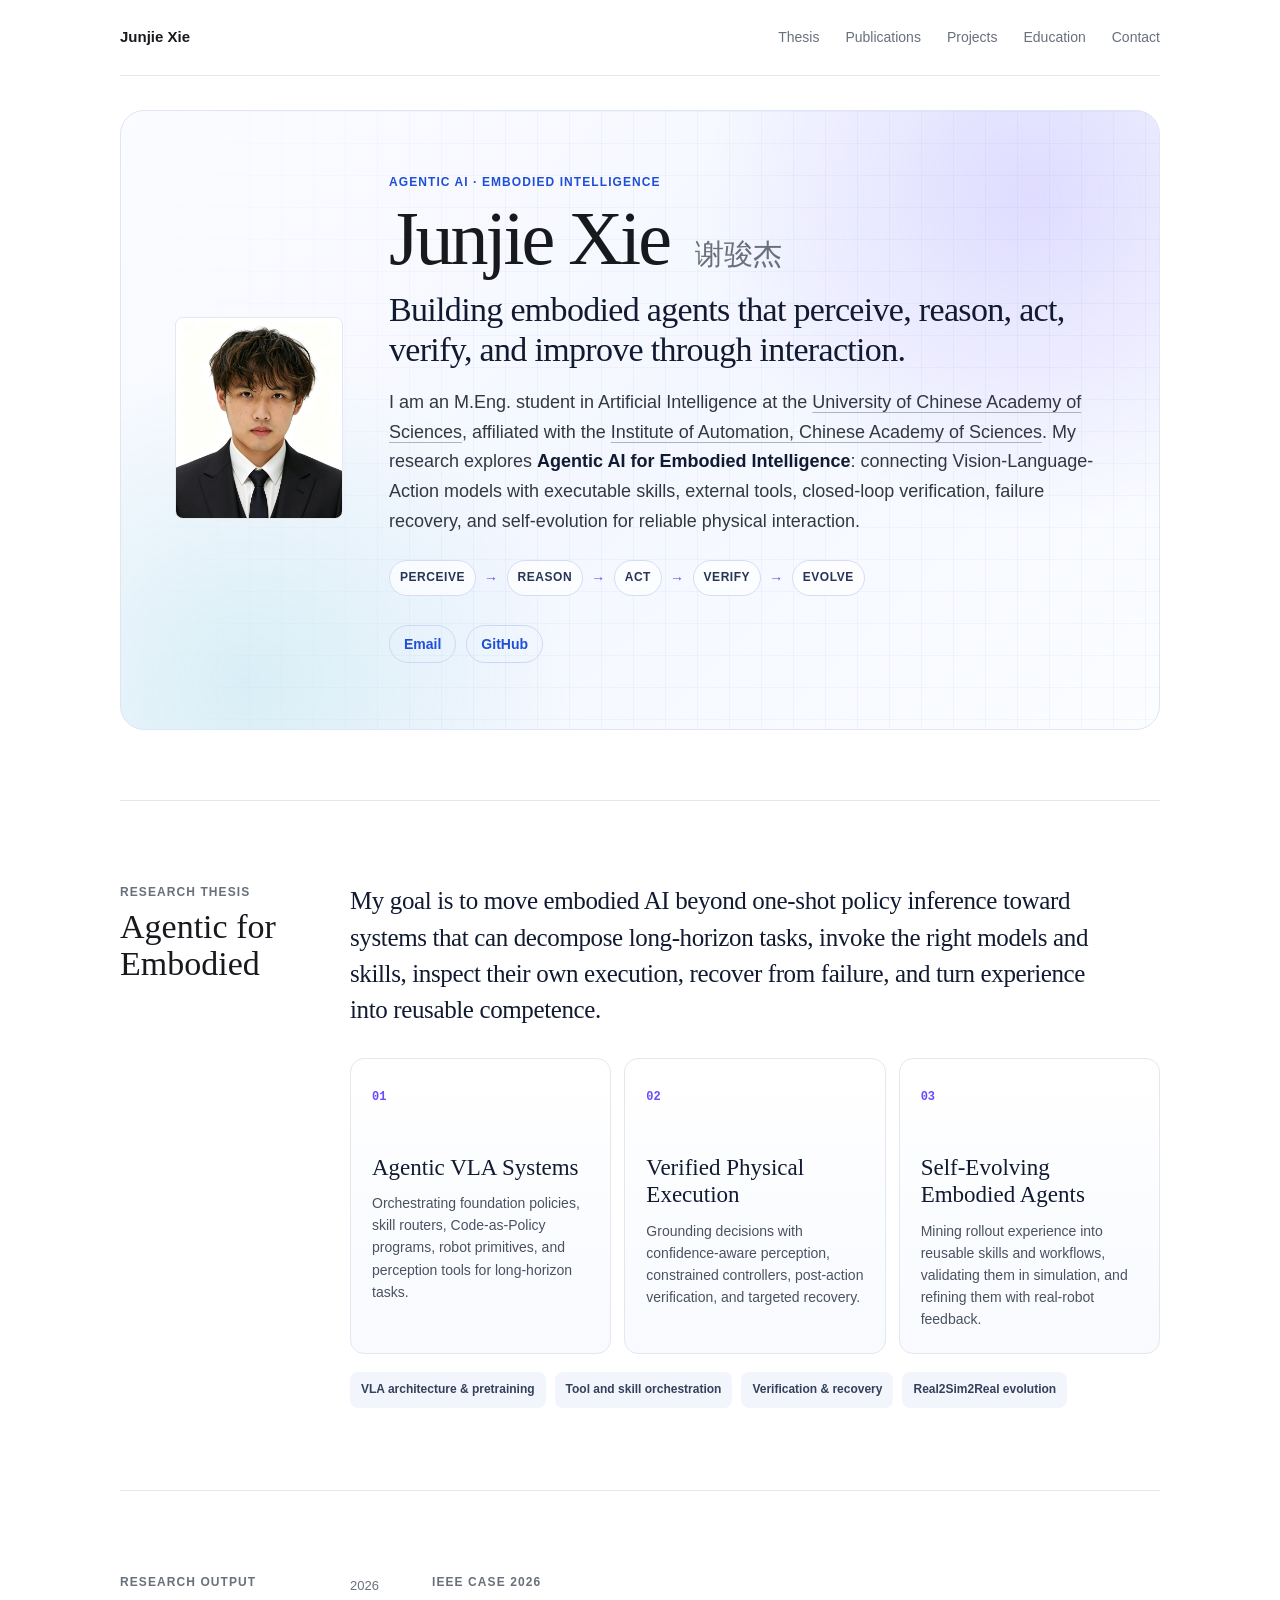
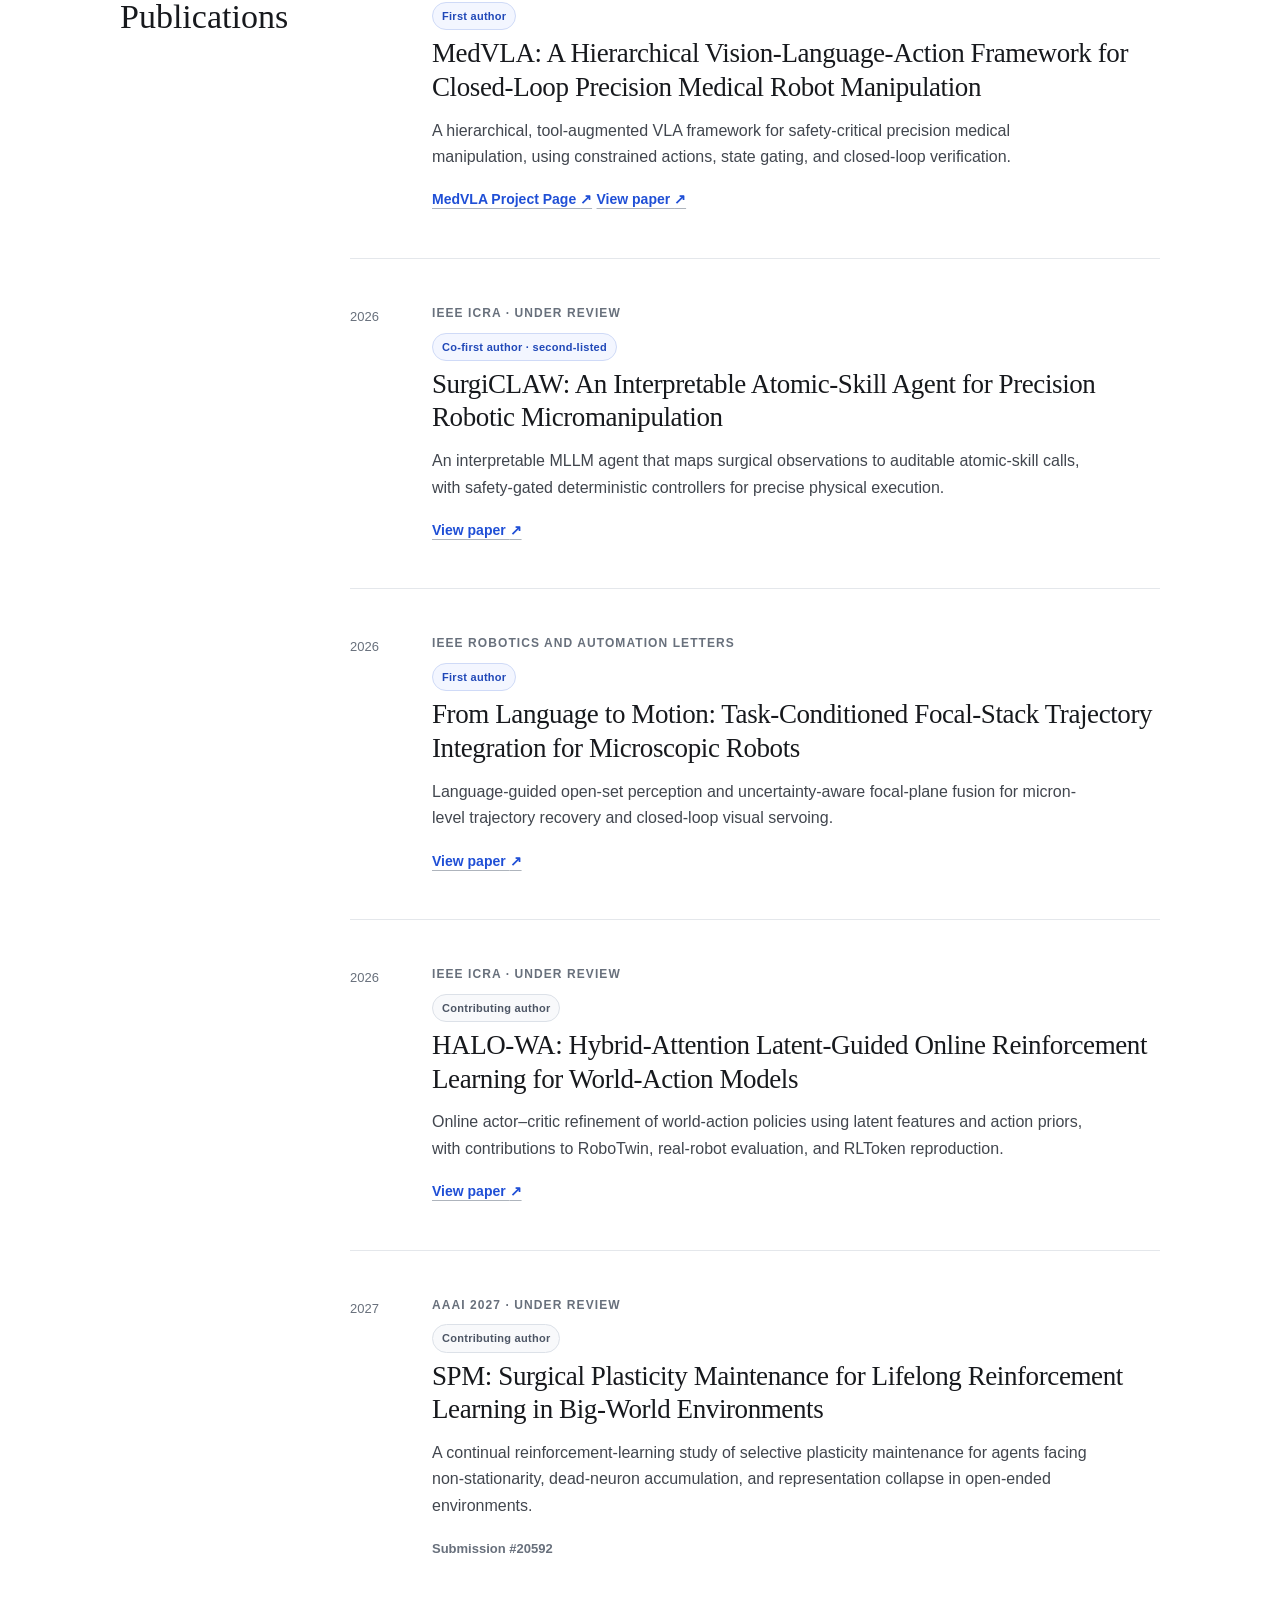
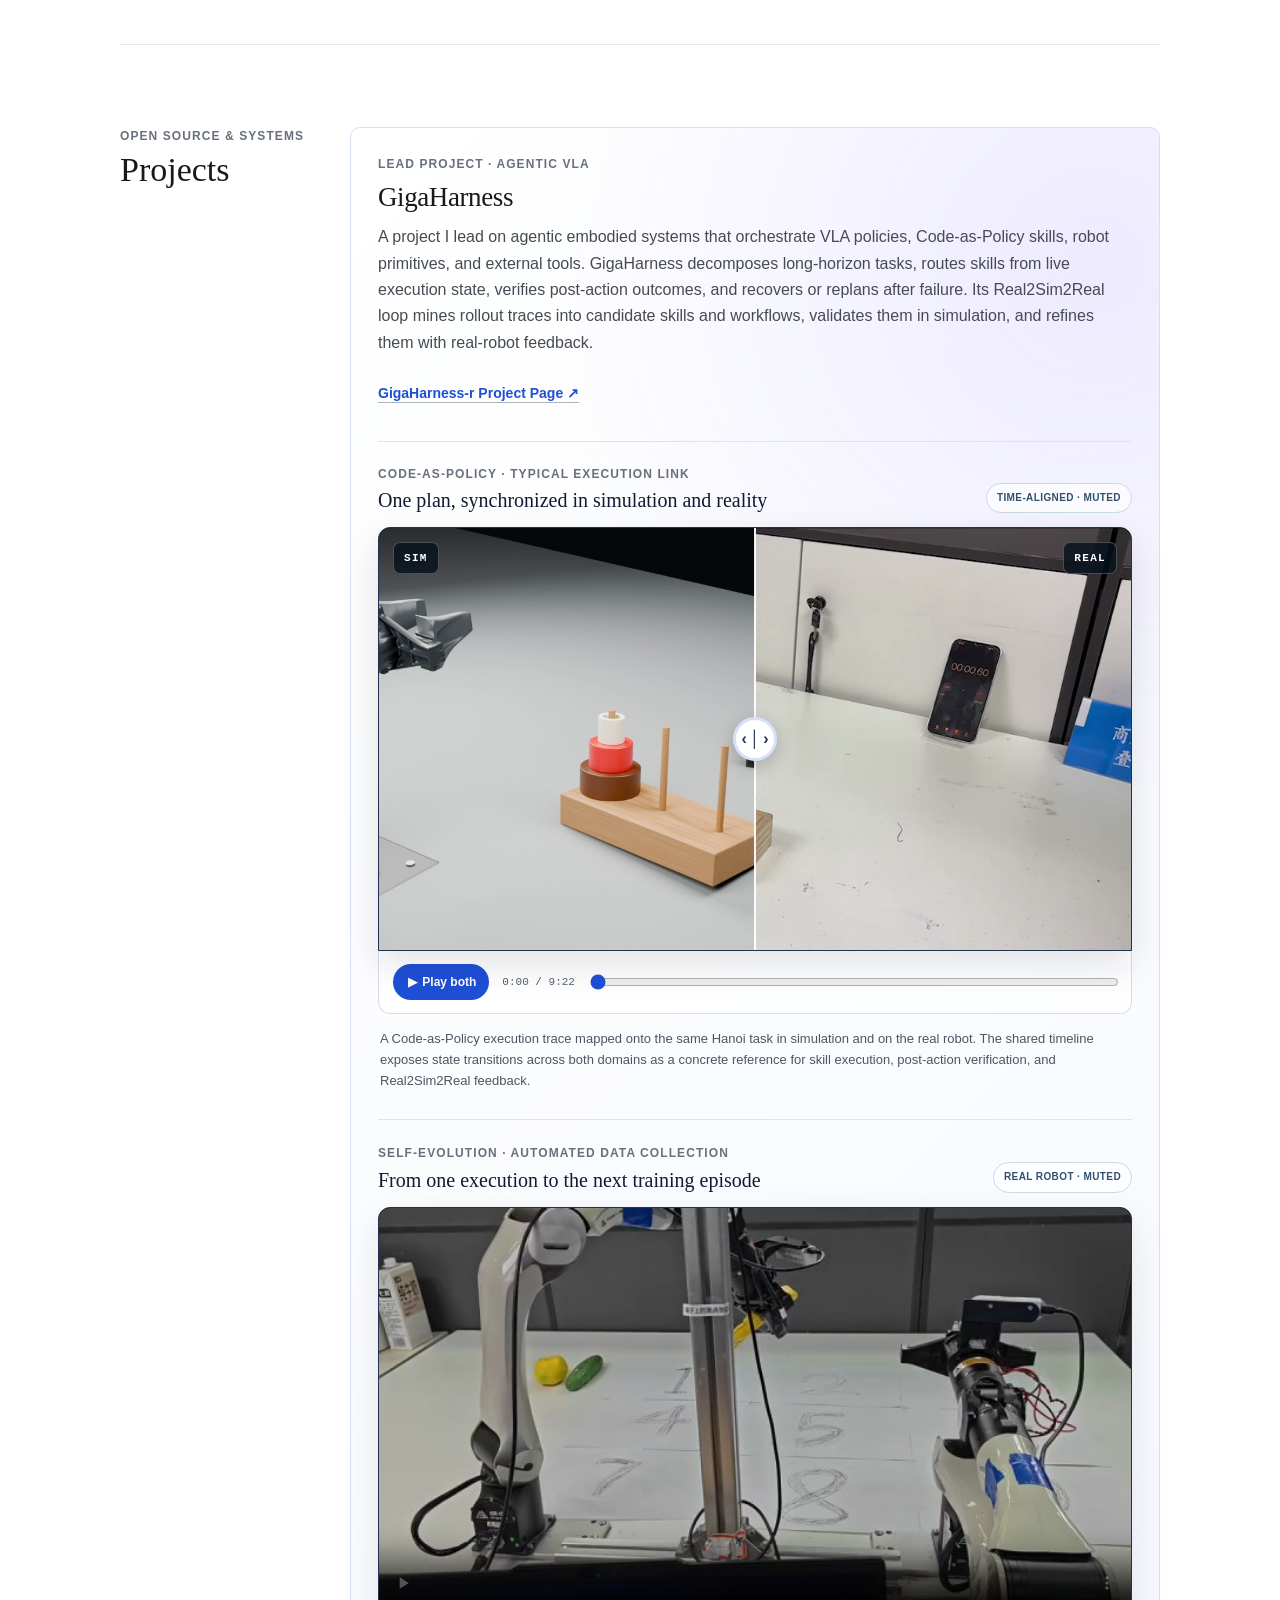
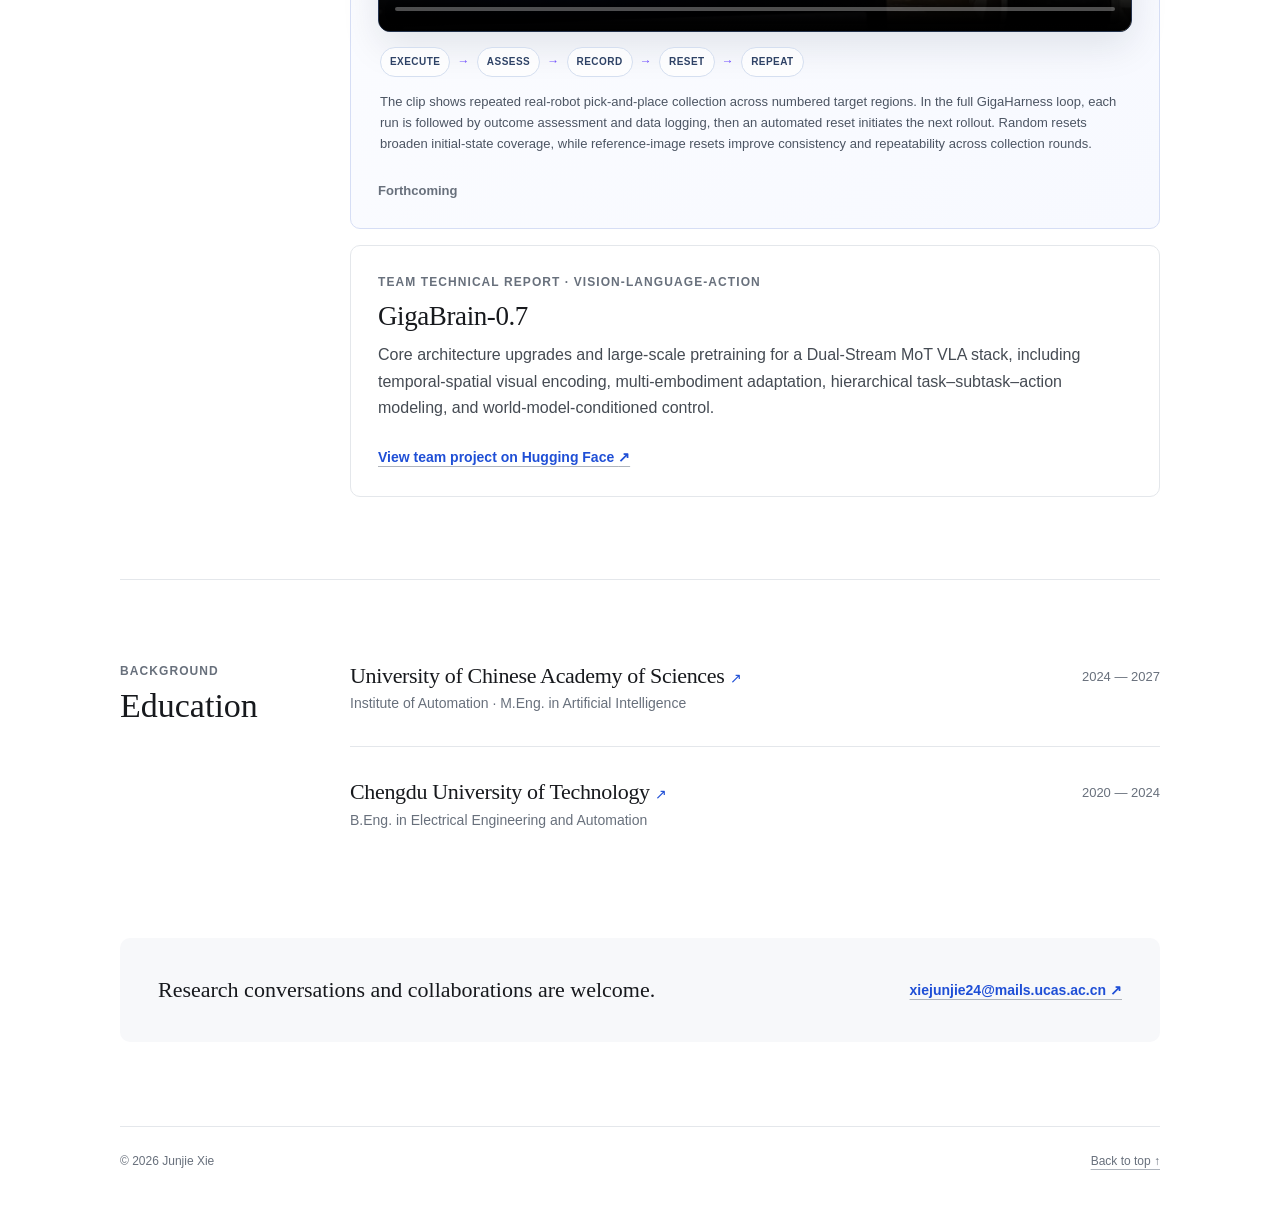
<file: index.html>
<!doctype html>
<html lang="en">
<head>
  <meta charset="utf-8">
  <meta name="viewport" content="width=device-width, initial-scale=1">
  <meta name="description" content="Junjie Xie — Agentic AI for Embodied Intelligence, Vision-Language-Action models, and self-evolving robot systems.">
  <meta name="theme-color" content="#ffffff">
  <title>Junjie Xie | Agentic AI for Embodied Intelligence</title>
  <link rel="icon" href="data:image/svg+xml,<svg xmlns=%22http://www.w3.org/2000/svg%22 viewBox=%220 0 100 100%22><rect width=%22100%22 height=%22100%22 rx=%2222%22 fill=%22%231f4fd6%22/><text x=%2250%22 y=%2265%22 text-anchor=%22middle%22 font-family=%22Arial%22 font-size=%2243%22 font-weight=%22700%22 fill=%22white%22>JX</text></svg>">
  <link rel="stylesheet" href="styles.css">
</head>
<body>
  <header class="header">
    <a class="brand" href="#home" aria-label="Junjie Xie — Home">Junjie Xie</a>
    <nav aria-label="Main navigation">
      <a href="#thesis">Thesis</a>
      <a href="#research">Publications</a>
      <a href="#projects">Projects</a>
      <a href="#education">Education</a>
      <a href="mailto:xiejunjie24@mails.ucas.ac.cn">Contact</a>
    </nav>
  </header>

  <main>
    <section id="home" class="hero">
      <img class="portrait" src="profile.jpg" alt="Junjie Xie" width="185" height="223">
      <div class="hero-content">
        <p class="overline">Agentic AI · Embodied Intelligence</p>
        <h1>Junjie Xie <span lang="zh-CN">谢骏杰</span></h1>
        <p class="hero-thesis">Building embodied agents that perceive, reason, act, verify, and improve through interaction.</p>
        <p class="intro">
          I am an M.Eng. student in Artificial Intelligence at the
          <a href="https://www.ucas.ac.cn/" target="_blank" rel="noopener noreferrer">University of Chinese Academy of Sciences</a>,
          affiliated with the
          <a href="https://ia.cas.cn/" target="_blank" rel="noopener noreferrer">Institute of Automation, Chinese Academy of Sciences</a>.
          My research explores <strong>Agentic AI for Embodied Intelligence</strong>: connecting
          Vision-Language-Action models with executable skills, external tools, closed-loop verification,
          failure recovery, and self-evolution for reliable physical interaction.
        </p>
        <div class="agent-loop" aria-label="Research loop: perceive, reason, act, verify, and evolve">
          <span>Perceive</span><b>→</b><span>Reason</span><b>→</b><span>Act</span><b>→</b><span>Verify</span><b>→</b><span>Evolve</span>
        </div>
        <div class="profile-links" aria-label="External profile links">
          <a href="mailto:xiejunjie24@mails.ucas.ac.cn">Email</a>
          <a href="https://github.com/Orange-w-Cat" target="_blank" rel="noopener noreferrer">GitHub</a>
        </div>
      </div>
    </section>

    <section id="thesis" class="content-section thesis-section">
      <header class="section-header">
        <p>Research thesis</p>
        <h2>Agentic for Embodied</h2>
      </header>

      <div class="thesis-content">
        <p class="thesis-lead">
          My goal is to move embodied AI beyond one-shot policy inference toward systems that can
          decompose long-horizon tasks, invoke the right models and skills, inspect their own execution,
          recover from failure, and turn experience into reusable competence.
        </p>

        <div class="pillar-grid">
          <article class="pillar">
            <span class="pillar-index">01</span>
            <h3>Agentic VLA Systems</h3>
            <p>Orchestrating foundation policies, skill routers, Code-as-Policy programs, robot primitives, and perception tools for long-horizon tasks.</p>
          </article>
          <article class="pillar">
            <span class="pillar-index">02</span>
            <h3>Verified Physical Execution</h3>
            <p>Grounding decisions with confidence-aware perception, constrained controllers, post-action verification, and targeted recovery.</p>
          </article>
          <article class="pillar">
            <span class="pillar-index">03</span>
            <h3>Self-Evolving Embodied Agents</h3>
            <p>Mining rollout experience into reusable skills and workflows, validating them in simulation, and refining them with real-robot feedback.</p>
          </article>
        </div>

        <div class="focus-strip" aria-label="Current research focus">
          <span>VLA architecture & pretraining</span>
          <span>Tool and skill orchestration</span>
          <span>Verification & recovery</span>
          <span>Real2Sim2Real evolution</span>
        </div>
      </div>
    </section>

    <section id="research" class="content-section">
      <header class="section-header">
        <p>Research output</p>
        <h2>Publications</h2>
      </header>

      <div class="list">
        <article class="item">
          <div class="item-year">2026</div>
          <div class="item-body">
            <p class="venue">IEEE CASE 2026</p>
            <span class="role-badge role-lead">First author</span>
            <h3>
              <a href="https://arxiv.org/abs/2609.25756" target="_blank" rel="noopener noreferrer">
                MedVLA: A Hierarchical Vision-Language-Action Framework for Closed-Loop Precision Medical Robot Manipulation
              </a>
            </h3>
            <p>
              A hierarchical, tool-augmented VLA framework for safety-critical precision medical manipulation,
              using constrained actions, state gating, and closed-loop verification.
            </p>
            <a class="text-link" href="medvla/">MedVLA Project Page <span aria-hidden="true">↗</span></a>
            <a class="text-link" href="https://arxiv.org/abs/2609.25756" target="_blank" rel="noopener noreferrer">View paper <span>↗</span></a>
          </div>
        </article>

        <article class="item">
          <div class="item-year">2026</div>
          <div class="item-body">
            <p class="venue">IEEE ICRA · Under review</p>
            <span class="role-badge role-lead">Co-first author · second-listed</span>
            <h3>
              <a href="https://arxiv.org/abs/2610.15766" target="_blank" rel="noopener noreferrer">
                SurgiCLAW: An Interpretable Atomic-Skill Agent for Precision Robotic Micromanipulation
              </a>
            </h3>
            <p>
              An interpretable MLLM agent that maps surgical observations to auditable atomic-skill calls,
              with safety-gated deterministic controllers for precise physical execution.
            </p>
            <a class="text-link" href="https://arxiv.org/abs/2610.15766" target="_blank" rel="noopener noreferrer">View paper <span>↗</span></a>
          </div>
        </article>

        <article class="item">
          <div class="item-year">2026</div>
          <div class="item-body">
            <p class="venue">IEEE Robotics and Automation Letters</p>
            <span class="role-badge role-lead">First author</span>
            <h3>
              <a href="https://arxiv.org/abs/2610.12241" target="_blank" rel="noopener noreferrer">
                From Language to Motion: Task-Conditioned Focal-Stack Trajectory Integration for Microscopic Robots
              </a>
            </h3>
            <p>
              Language-guided open-set perception and uncertainty-aware focal-plane fusion for micron-level
              trajectory recovery and closed-loop visual servoing.
            </p>
            <a class="text-link" href="https://arxiv.org/abs/2610.12241" target="_blank" rel="noopener noreferrer">View paper <span>↗</span></a>
          </div>
        </article>

        <article class="item">
          <div class="item-year">2026</div>
          <div class="item-body">
            <p class="venue">IEEE ICRA · Under review</p>
            <span class="role-badge">Contributing author</span>
            <h3>
              <a href="https://arxiv.org/abs/2607.04265" target="_blank" rel="noopener noreferrer">
                HALO-WA: Hybrid-Attention Latent-Guided Online Reinforcement Learning for World-Action Models
              </a>
            </h3>
            <p>
              Online actor–critic refinement of world-action policies using latent features and action priors,
              with contributions to RoboTwin, real-robot evaluation, and RLToken reproduction.
            </p>
            <a class="text-link" href="https://arxiv.org/abs/2607.04265" target="_blank" rel="noopener noreferrer">View paper <span>↗</span></a>
          </div>
        </article>

        <article class="item">
          <div class="item-year">2027</div>
          <div class="item-body">
            <p class="venue">AAAI 2027 · Under review</p>
            <span class="role-badge">Contributing author</span>
            <h3>SPM: Surgical Plasticity Maintenance for Lifelong Reinforcement Learning in Big-World Environments</h3>
            <p>
              A continual reinforcement-learning study of selective plasticity maintenance for agents facing
              non-stationarity, dead-neuron accumulation, and representation collapse in open-ended environments.
            </p>
            <span class="status">Submission #20592</span>
          </div>
        </article>
      </div>
    </section>

    <section id="projects" class="content-section">
      <header class="section-header">
        <p>Open source & systems</p>
        <h2>Projects</h2>
      </header>

      <div class="project-grid">
        <article class="project-card project-featured">
          <p class="project-type">Lead project · Agentic VLA</p>
          <h3>GigaHarness</h3>
          <p>
            A project I lead on agentic embodied systems that orchestrate VLA policies, Code-as-Policy skills,
            robot primitives, and external tools. GigaHarness decomposes long-horizon tasks, routes skills from
            live execution state, verifies post-action outcomes, and recovers or replans after failure. Its
            Real2Sim2Real loop mines rollout traces into candidate skills and workflows, validates them in simulation,
            and refines them with real-robot feedback.
          </p>
          <p><a class="text-link" href="gigaharness-r/">GigaHarness-r Project Page <span aria-hidden="true">↗</span></a></p>
          <div id="hanoi-demo" class="code-policy-demo" data-real-duration="563.133333" data-sim-duration="562">
            <div class="demo-heading">
              <div>
                <p class="project-type">Code-as-Policy · Typical execution link</p>
                <h4>One plan, synchronized in simulation and reality</h4>
              </div>
              <span class="sync-chip">Time-aligned · Muted</span>
            </div>

            <div class="compare-stage" style="--split: 50%;">
              <video class="compare-video compare-sim" muted playsinline preload="metadata" poster="assets/gigaharness-sim-poster.jpg" aria-label="Hanoi simulation video">
                <source src="assets/gigaharness-sim-muted.mp4" type="video/mp4">
              </video>
              <video class="compare-video compare-real" muted playsinline preload="metadata" poster="assets/gigaharness-real-poster.jpg" aria-label="Hanoi real-robot video">
                <source src="assets/gigaharness-real.mp4" type="video/mp4">
              </video>
              <span class="compare-label label-sim">SIM</span>
              <span class="compare-label label-real">REAL</span>
              <div class="compare-divider" aria-hidden="true"><span>‹ │ ›</span></div>
              <input class="split-control" type="range" min="8" max="92" value="50" step="0.1" aria-label="Drag to compare simulation and real video">
            </div>

            <div class="compare-controls">
              <button class="play-toggle" type="button" aria-label="Play both synchronized videos"><span aria-hidden="true">▶</span> Play both</button>
              <span class="time-readout"><span class="time-current">0:00</span> / <span class="time-total">9:22</span></span>
              <input class="timeline-control" type="range" min="0" max="562" value="0" step="0.01" aria-label="Seek both synchronized videos">
            </div>

            <p class="demo-note">
              A Code-as-Policy execution trace mapped onto the same Hanoi task in simulation and on the real robot.
              The shared timeline exposes state transitions across both domains as a concrete reference for skill
              execution, post-action verification, and Real2Sim2Real feedback.
            </p>
          </div>

          <div id="collection-demo" class="collection-demo">
            <div class="demo-heading">
              <div>
                <p class="project-type">Self-evolution · Automated data collection</p>
                <h4>From one execution to the next training episode</h4>
              </div>
              <span class="sync-chip">Real robot · Muted</span>
            </div>

            <div class="collection-video-shell">
              <video class="collection-video" controls muted playsinline preload="metadata" poster="assets/gigaharness-auto-collection-poster.jpg" aria-label="Automated real-robot data collection demonstration">
                <source src="assets/gigaharness-auto-collection.mp4" type="video/mp4">
              </video>
            </div>

            <div class="collection-flow" aria-label="Automated data collection loop">
              <span>Execute</span><b>→</b><span>Assess</span><b>→</b><span>Record</span><b>→</b><span>Reset</span><b>→</b><span>Repeat</span>
            </div>
            <p class="demo-note">
              The clip shows repeated real-robot pick-and-place collection across numbered target regions. In the
              full GigaHarness loop, each run is followed by outcome assessment and data logging, then an automated
              reset initiates the next rollout. Random resets broaden initial-state coverage, while reference-image
              resets improve consistency and repeatability across collection rounds.
            </p>
          </div>
          <span class="status">Forthcoming</span>
        </article>

        <article id="gigabrain" class="project-card project-wide">
          <p class="project-type">Team Technical Report · Vision-Language-Action</p>
          <h3>GigaBrain-0.7</h3>
          <p>
            Core architecture upgrades and large-scale pretraining for a Dual-Stream MoT VLA stack,
            including temporal-spatial visual encoding, multi-embodiment adaptation, hierarchical
            task–subtask–action modeling, and world-model-conditioned control.
          </p>
          <a href="https://huggingface.co/open-gigaai/GigaBrain-0.7-3.5B-Base" target="_blank" rel="noopener noreferrer">View team project on Hugging Face <span>↗</span></a>
        </article>
      </div>
    </section>

    <section id="education" class="content-section">
      <header class="section-header">
        <p>Background</p>
        <h2>Education</h2>
      </header>

      <div class="education-list">
        <article>
          <div>
            <h3><a href="https://www.ucas.ac.cn/" target="_blank" rel="noopener noreferrer">University of Chinese Academy of Sciences <span>↗</span></a></h3>
            <p>Institute of Automation · M.Eng. in Artificial Intelligence</p>
          </div>
          <time datetime="2024/2027">2024 — 2027</time>
        </article>
        <article>
          <div>
            <h3><a href="https://www.cdut.edu.cn/" target="_blank" rel="noopener noreferrer">Chengdu University of Technology <span>↗</span></a></h3>
            <p>B.Eng. in Electrical Engineering and Automation</p>
          </div>
          <time datetime="2020/2024">2020 — 2024</time>
        </article>
      </div>
    </section>

    <section class="contact-block">
      <p>Research conversations and collaborations are welcome.</p>
      <a href="mailto:xiejunjie24@mails.ucas.ac.cn">xiejunjie24@mails.ucas.ac.cn <span>↗</span></a>
    </section>
  </main>

  <footer>
    <span>© 2026 Junjie Xie</span>
    <a href="#home">Back to top ↑</a>
  </footer>
  <script src="script.js"></script>
</body>
</html>
</file>
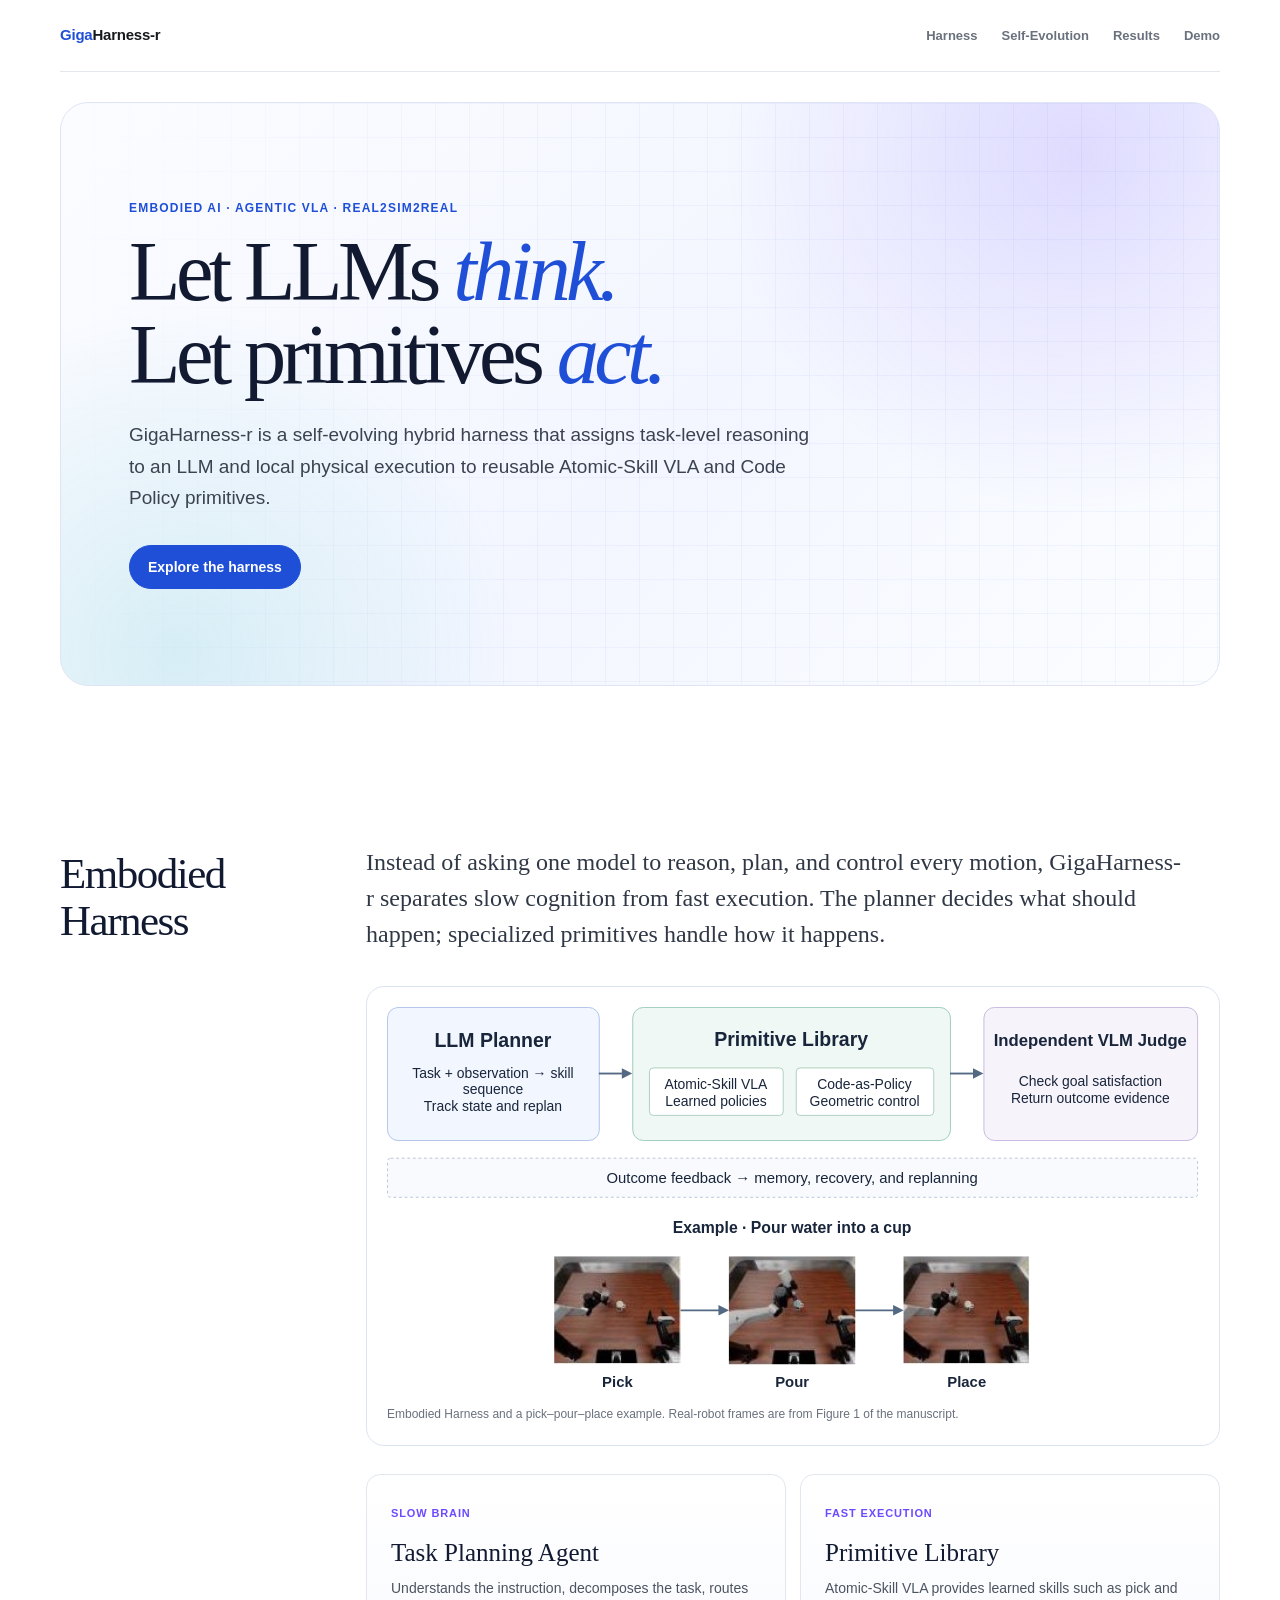
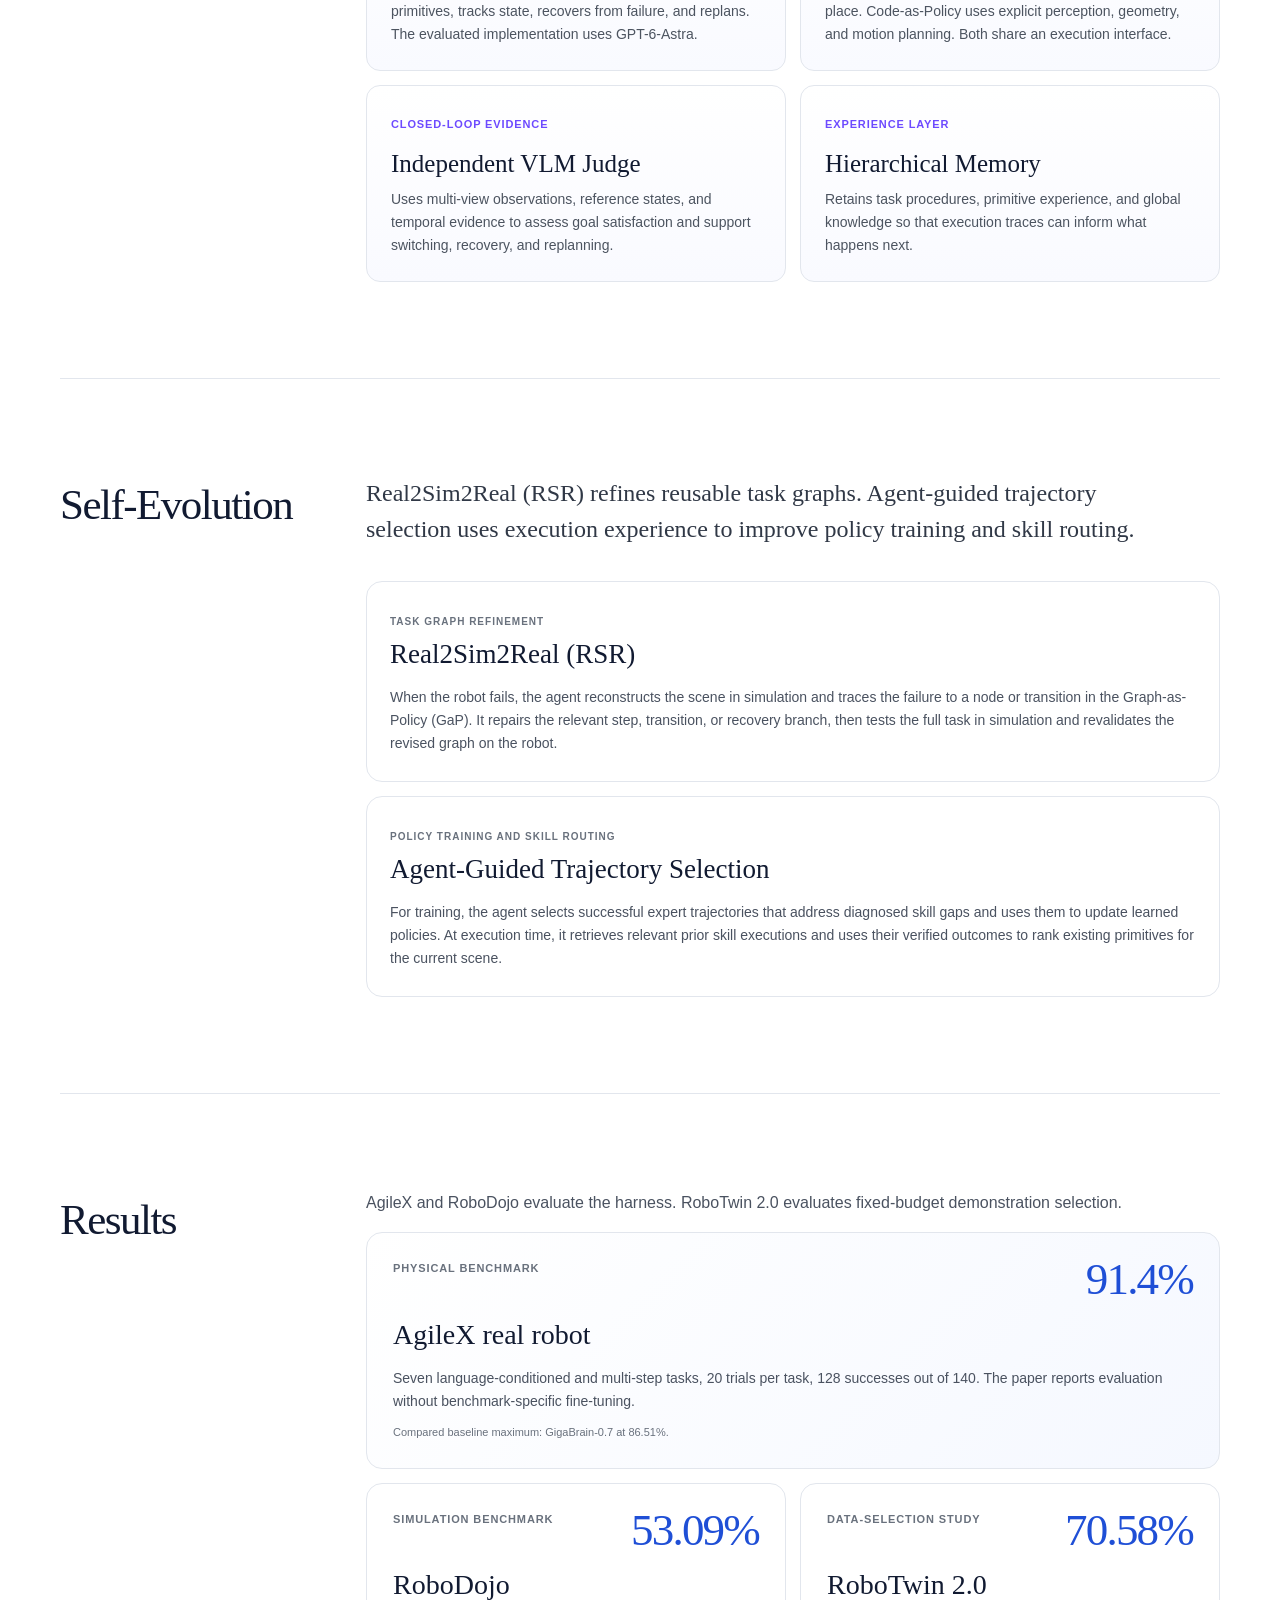
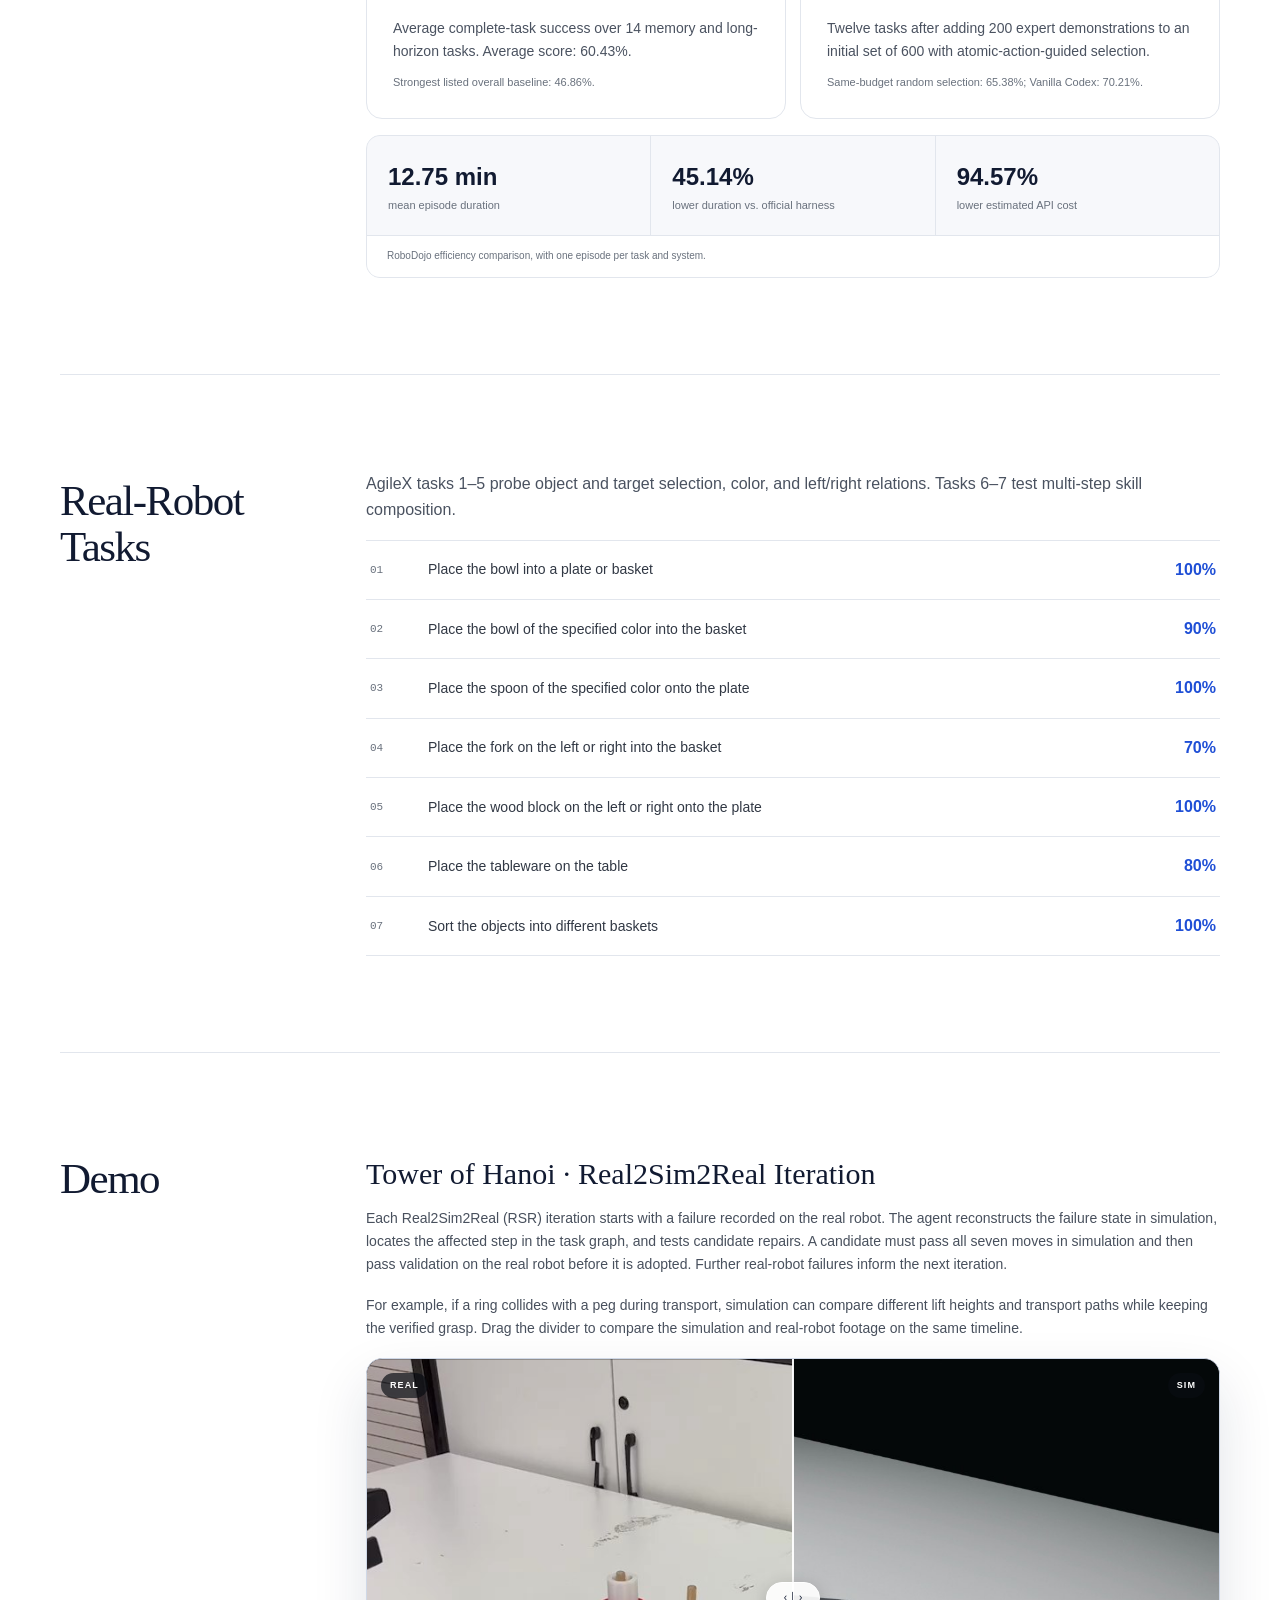
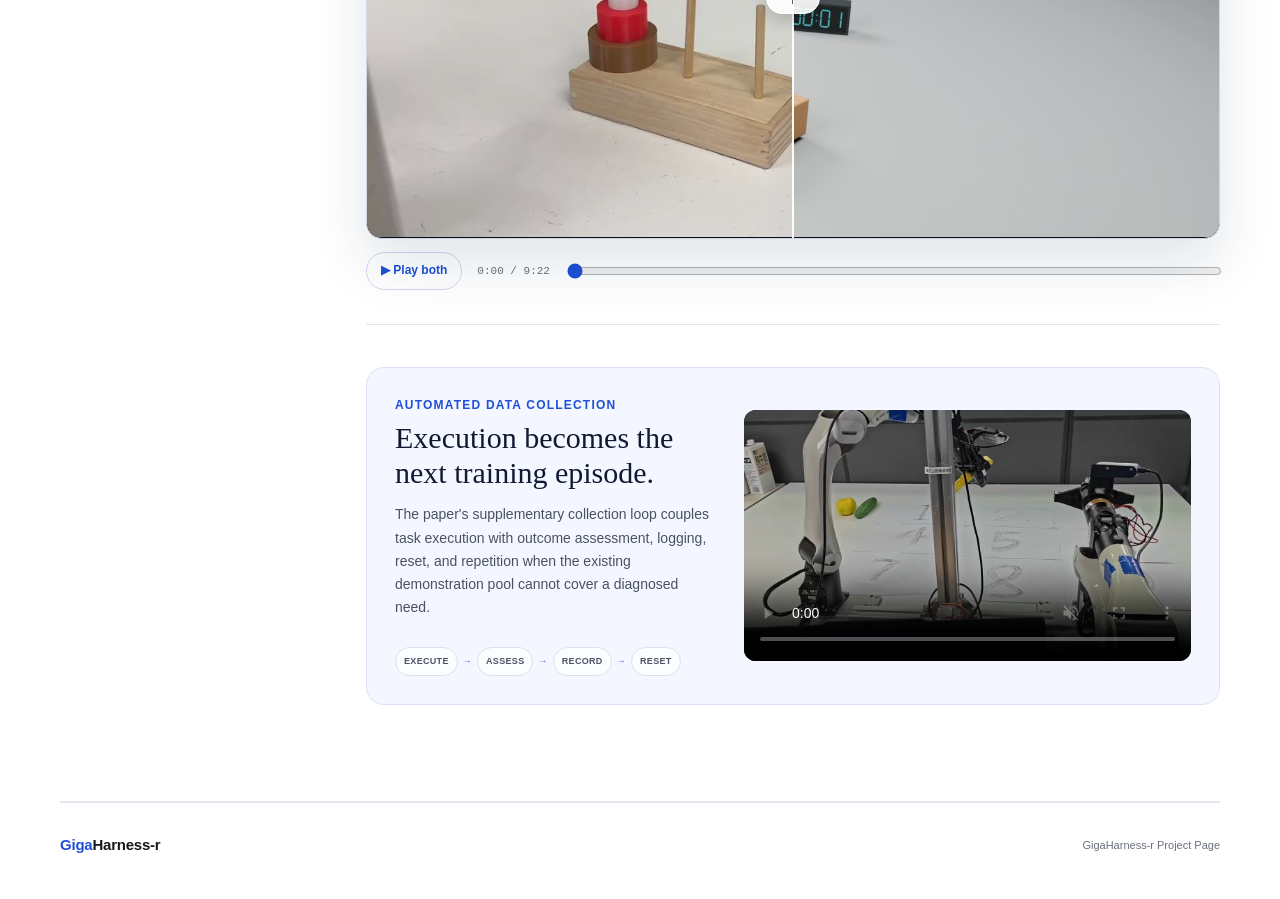
<file: gigaharness-r/index.html>
<!doctype html>
<html lang="en">
<head>
  <meta charset="utf-8">
  <meta name="viewport" content="width=device-width, initial-scale=1">
  <meta name="description" content="GigaHarness-r: a self-evolving hybrid harness for embodied manipulation.">
  <meta name="theme-color" content="#f7f9ff">
  <title>GigaHarness-r | Project Page</title>
  <link rel="stylesheet" href="styles.css?v=6">
</head>
<body>
  <header class="site-header">
    <a class="brand" href="#top" aria-label="GigaHarness-r home"><span>Giga</span>Harness-r</a>
    <nav aria-label="Project navigation">
      <a href="#harness">Harness</a>
      <a href="#evolution">Self-Evolution</a>
      <a href="#results">Results</a>
      <a href="#demo">Demo</a>
    </nav>
  </header>

  <main id="top">
    <section class="hero">
      <div class="hero-copy">
        <p class="eyebrow">Embodied AI · Agentic VLA · Real2Sim2Real</p>
        <h1>Let LLMs <em>think.</em><br>Let primitives <em>act.</em></h1>
        <p class="hero-lead">
          GigaHarness-r is a self-evolving hybrid harness that assigns task-level reasoning to an LLM and local physical execution to reusable Atomic-Skill VLA and Code Policy primitives.
        </p>
        <div class="hero-actions">
          <a class="button primary" href="#harness">Explore the harness</a>
        </div>
      </div>
    </section>

    <section id="harness" class="section split-section">
      <header class="section-heading">
        <h2 id="method">Embodied Harness</h2>
      </header>
      <div class="section-body">
        <p class="lead-copy">
          Instead of asking one model to reason, plan, and control every motion, GigaHarness-r separates slow cognition from fast execution. The planner decides what should happen; specialized primitives handle how it happens.
        </p>
        <figure class="overview-figure">
          <img src="assets/embodied-harness.svg" alt="The LLM planner calls Atomic-Skill VLA or Code-as-Policy through the primitive library. An independent VLM judge feeds outcomes back into memory, recovery and replanning. Three real-robot frames illustrate pick, pour and place.">
          <figcaption>Embodied Harness and a pick–pour–place example. Real-robot frames are from Figure 1 of the manuscript.</figcaption>
        </figure>
        <div class="method-grid">
          <article>
            <span>Slow brain</span>
            <h3>Task Planning Agent</h3>
            <p>Understands the instruction, decomposes the task, routes primitives, tracks state, recovers from failure, and replans. The evaluated implementation uses GPT-6-Astra.</p>
          </article>
          <article>
            <span>Fast execution</span>
            <h3>Primitive Library</h3>
            <p>Atomic-Skill VLA provides learned skills such as pick and place. Code-as-Policy uses explicit perception, geometry, and motion planning. Both share an execution interface.</p>
          </article>
          <article>
            <span>Closed-loop evidence</span>
            <h3>Independent VLM Judge</h3>
            <p>Uses multi-view observations, reference states, and temporal evidence to assess goal satisfaction and support switching, recovery, and replanning.</p>
          </article>
          <article>
            <span>Experience layer</span>
            <h3>Hierarchical Memory</h3>
            <p>Retains task procedures, primitive experience, and global knowledge so that execution traces can inform what happens next.</p>
          </article>
        </div>
      </div>
    </section>

    <section id="evolution" class="section">
      <header class="section-heading">
        <h2>Self-Evolution</h2>
      </header>
      <div class="section-body">
        <p class="lead-copy">Real2Sim2Real (RSR) refines reusable task graphs. Agent-guided trajectory selection uses execution experience to improve policy training and skill routing.</p>
        <div class="evolution-grid">
          <article class="evolution-card violet">
            <p class="update-target">Task graph refinement</p>
            <h3>Real2Sim2Real (RSR)</h3>
            <p>When the robot fails, the agent reconstructs the scene in simulation and traces the failure to a node or transition in the Graph-as-Policy (GaP). It repairs the relevant step, transition, or recovery branch, then tests the full task in simulation and revalidates the revised graph on the robot.</p>
          </article>
          <article class="evolution-card blue">
            <p class="update-target">Policy training and skill routing</p>
            <h3>Agent-Guided Trajectory Selection</h3>
            <p>For training, the agent selects successful expert trajectories that address diagnosed skill gaps and uses them to update learned policies. At execution time, it retrieves relevant prior skill executions and uses their verified outcomes to rank existing primitives for the current scene.</p>
          </article>
        </div>
      </div>
    </section>

    <section id="results" class="section results-section">
      <header class="section-heading">
        <h2>Results</h2>
      </header>
      <div class="section-body">
        <p class="task-intro">AgileX and RoboDojo evaluate the harness. RoboTwin 2.0 evaluates fixed-budget demonstration selection.</p>
        <div class="benchmark-grid">
          <article class="benchmark-card featured">
            <div class="benchmark-top"><span>Physical benchmark</span><strong>91.4%</strong></div>
            <h3>AgileX real robot</h3>
            <p>Seven language-conditioned and multi-step tasks, 20 trials per task, 128 successes out of 140. The paper reports evaluation without benchmark-specific fine-tuning.</p>
            <p class="comparison">Compared baseline maximum: GigaBrain-0.7 at 86.51%.</p>
          </article>
          <article class="benchmark-card">
            <div class="benchmark-top"><span>Simulation benchmark</span><strong>53.09%</strong></div>
            <h3>RoboDojo</h3>
            <p>Average complete-task success over 14 memory and long-horizon tasks. Average score: 60.43%.</p>
            <p class="comparison">Strongest listed overall baseline: 46.86%.</p>
          </article>
          <article class="benchmark-card">
            <div class="benchmark-top"><span>Data-selection study</span><strong>70.58%</strong></div>
            <h3>RoboTwin 2.0</h3>
            <p>Twelve tasks after adding 200 expert demonstrations to an initial set of 600 with atomic-action-guided selection.</p>
            <p class="comparison">Same-budget random selection: 65.38%; Vanilla Codex: 70.21%.</p>
          </article>
        </div>
        <div class="efficiency-strip">
          <div><strong>12.75 min</strong><span>mean episode duration</span></div>
          <div><strong>45.14%</strong><span>lower duration vs. official harness</span></div>
          <div><strong>94.57%</strong><span>lower estimated API cost</span></div>
          <p>RoboDojo efficiency comparison, with one episode per task and system.</p>
        </div>
      </div>
    </section>

    <section id="real-robot" class="section robot-section">
      <header class="section-heading">
        <h2>Real-Robot Tasks</h2>
      </header>
      <div class="section-body">
        <p class="task-intro">AgileX tasks 1–5 probe object and target selection, color, and left/right relations. Tasks 6–7 test multi-step skill composition.</p>
        <div class="task-list" role="list" aria-label="AgileX real-robot tasks and success rates">
          <div class="task-row" role="listitem"><span>01</span><p>Place the bowl into a plate or basket</p><strong>100%</strong></div>
          <div class="task-row" role="listitem"><span>02</span><p>Place the bowl of the specified color into the basket</p><strong>90%</strong></div>
          <div class="task-row" role="listitem"><span>03</span><p>Place the spoon of the specified color onto the plate</p><strong>100%</strong></div>
          <div class="task-row" role="listitem"><span>04</span><p>Place the fork on the left or right into the basket</p><strong>70%</strong></div>
          <div class="task-row" role="listitem"><span>05</span><p>Place the wood block on the left or right onto the plate</p><strong>100%</strong></div>
          <div class="task-row" role="listitem"><span>06</span><p>Place the tableware on the table</p><strong>80%</strong></div>
          <div class="task-row" role="listitem"><span>07</span><p>Sort the objects into different baskets</p><strong>100%</strong></div>
        </div>
      </div>
    </section>

    <section id="demo" class="section demo-section">
      <header class="section-heading"><h2>Demo</h2></header>
      <div class="section-body">
      <article id="hanoi" class="hanoi-section">
      <div class="hanoi-copy">
        <h3>Tower of Hanoi · Real2Sim2Real Iteration</h3>
        <p>Each Real2Sim2Real (RSR) iteration starts with a failure recorded on the real robot. The agent reconstructs the failure state in simulation, locates the affected step in the task graph, and tests candidate repairs. A candidate must pass all seven moves in simulation and then pass validation on the real robot before it is adopted. Further real-robot failures inform the next iteration.</p>
        <p>For example, if a ring collides with a peg during transport, simulation can compare different lift heights and transport paths while keeping the verified grasp. Drag the divider to compare the simulation and real-robot footage on the same timeline.</p>
      </div>
      <div class="compare-demo" data-sim-duration="562" data-real-duration="563.133333">
        <div class="compare-stage" style="--split:50%">
          <video class="compare-video compare-sim" muted playsinline preload="metadata" poster="../assets/gigaharness-sim-poster.jpg" aria-label="Tower of Hanoi simulation rollout">
            <source src="../assets/gigaharness-sim-muted.mp4" type="video/mp4">
          </video>
          <video class="compare-video compare-real" muted playsinline preload="metadata" poster="../assets/gigaharness-real-poster.jpg" aria-label="Tower of Hanoi real-robot execution">
            <source src="../assets/gigaharness-real.mp4" type="video/mp4">
          </video>
          <span class="compare-label sim-label">SIM</span>
          <span class="compare-label real-label">REAL</span>
          <div class="compare-divider" aria-hidden="true"><span>‹ │ ›</span></div>
          <input class="split-control" type="range" min="8" max="92" value="50" step="0.1" aria-label="Drag to compare simulation and real execution">
        </div>
        <div class="compare-controls">
          <button class="play-toggle" type="button" aria-label="Play both synchronized videos"><span aria-hidden="true">▶</span> Play both</button>
          <span class="time-readout"><span class="time-current">0:00</span> / <span class="time-total">9:22</span></span>
          <input class="timeline-control" type="range" min="0" max="562" value="0" step="0.01" aria-label="Seek both synchronized videos">
        </div>
      </div>
      </article>
        <div class="collection-panel">
          <div class="panel-copy">
            <p class="eyebrow">Automated data collection</p>
            <h3>Execution becomes the next training episode.</h3>
            <p>The paper's supplementary collection loop couples task execution with outcome assessment, logging, reset, and repetition when the existing demonstration pool cannot cover a diagnosed need.</p>
            <div class="flow large"><span>Execute</span><b>→</b><span>Assess</span><b>→</b><span>Record</span><b>→</b><span>Reset</span></div>
          </div>
          <video controls muted playsinline preload="metadata" poster="../assets/gigaharness-auto-collection-poster.jpg" aria-label="Automated real-robot data collection demonstration">
            <source src="../assets/gigaharness-auto-collection.mp4" type="video/mp4">
          </video>
        </div>
      </div>
    </section>
  </main>

  <footer>
    <a class="brand" href="#top"><span>Giga</span>Harness-r</a>
    <p>GigaHarness-r Project Page</p>
  </footer>
  <script src="script.js?v=6"></script>
</body>
</html>
</file>
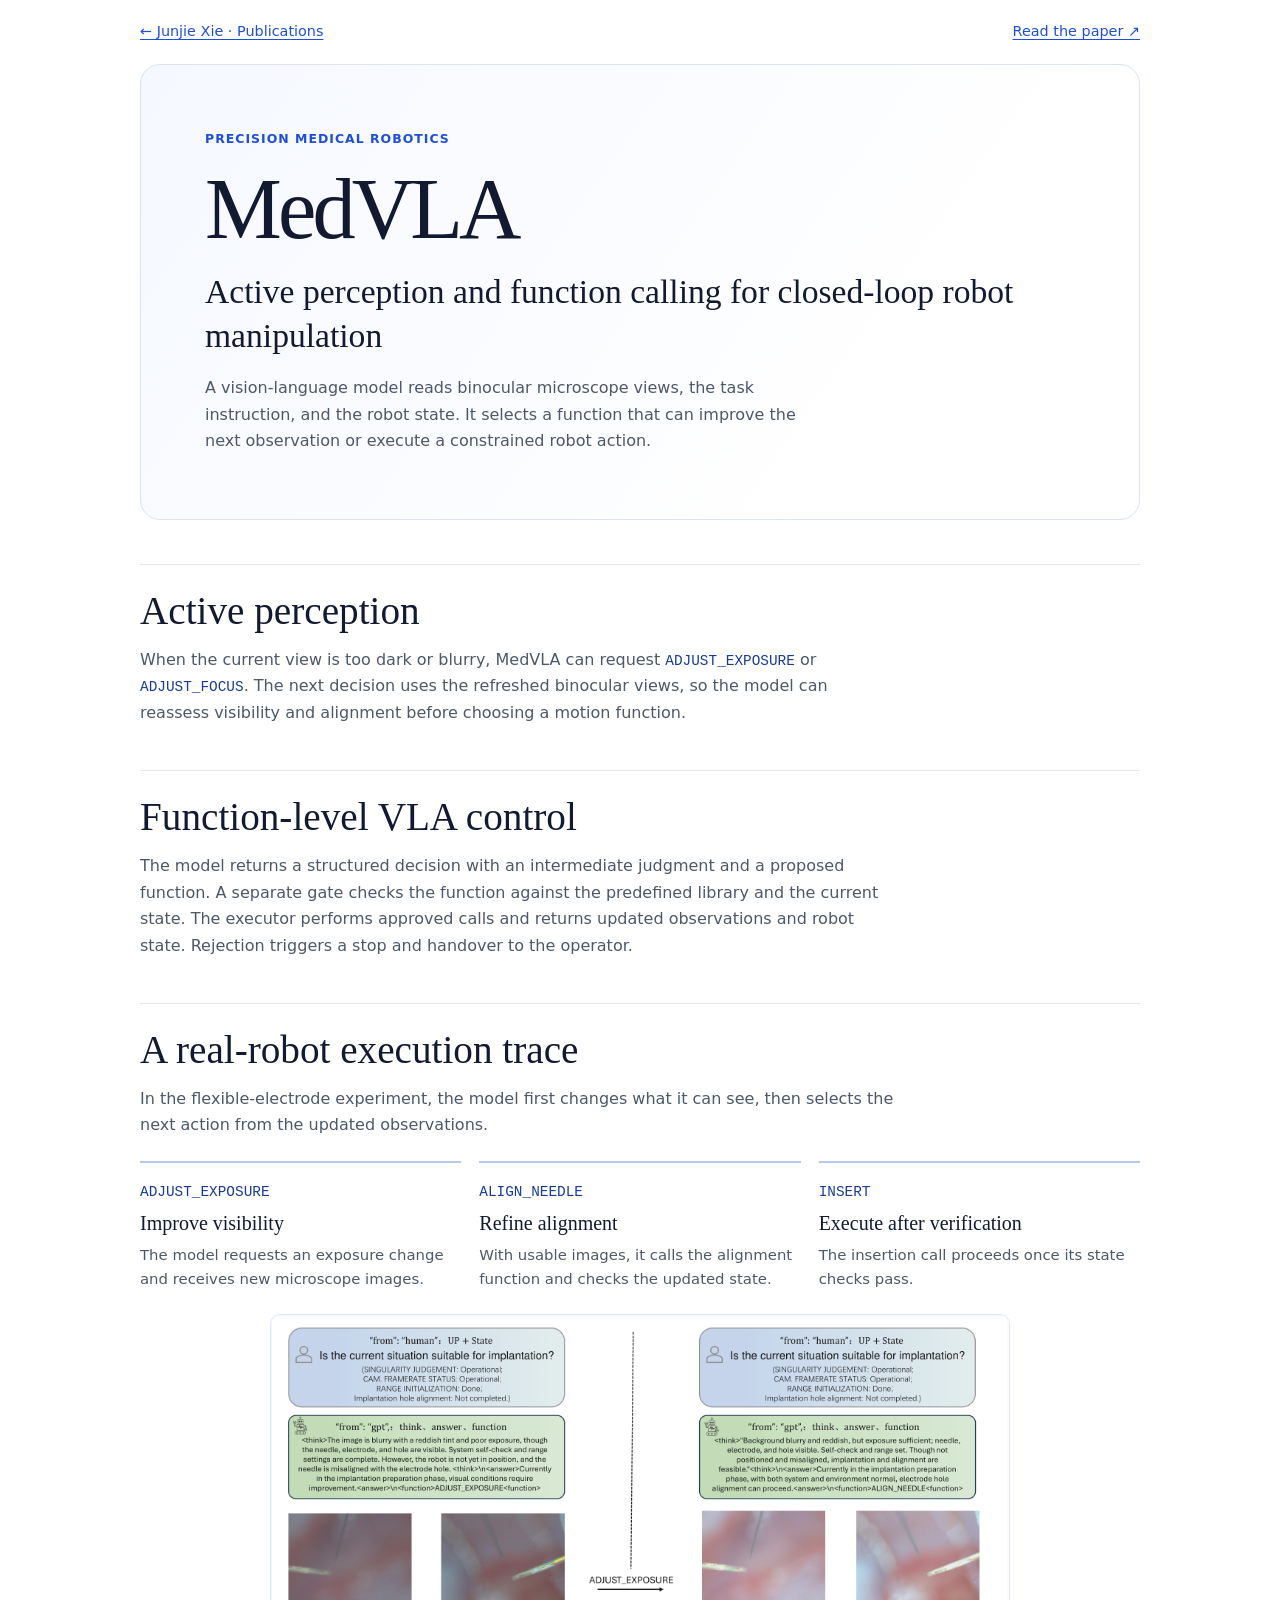
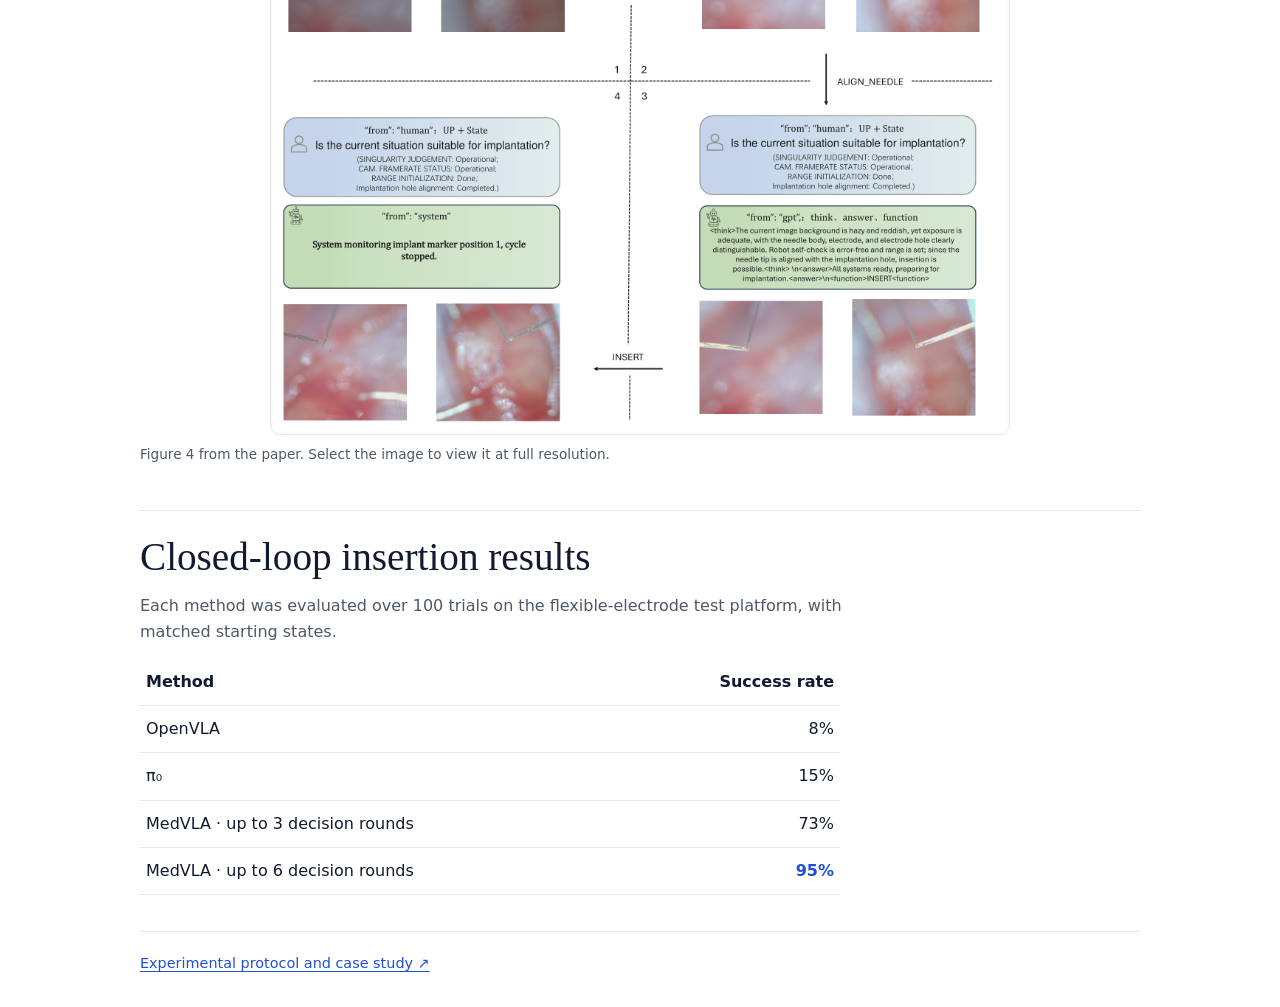
<file: medvla/index.html>
<!doctype html>
<html lang="en">
<head>
  <meta charset="utf-8">
  <meta name="viewport" content="width=device-width, initial-scale=1">
  <meta name="description" content="MedVLA uses active perception and state-gated function calls for closed-loop precision robot manipulation.">
  <title>MedVLA | Project Page</title>
  <style>
    :root {
      color-scheme: light;
      --ink: #111a31;
      --muted: #4d5869;
      --accent: #1f4fd6;
      --line: #e2e7f0;
    }
    * { box-sizing: border-box; }
    body { margin: 0; color: var(--ink); font: 16px/1.65 system-ui, sans-serif; }
    a { color: var(--accent); text-underline-offset: .2em; }
    :focus-visible { outline: 2px solid var(--accent); outline-offset: 4px; }
    .wrap { width: min(100% - 36px, 1000px); margin-inline: auto; }
    .masthead { display: flex; flex-wrap: wrap; justify-content: space-between; gap: 8px 24px; padding: 20px 0; }
    .masthead a { font-size: .9rem; }
    .hero {
      padding: clamp(24px, 6vw, 64px);
      border: 1px solid #dae4f5;
      border-radius: 20px;
      background: linear-gradient(125deg, #f5f8ff, #fff 75%);
    }
    .eyebrow { margin: 0; color: var(--accent); font-size: .78rem; font-weight: 700; letter-spacing: .08em; text-transform: uppercase; }
    h1, h2, h3 { font-family: Georgia, serif; font-weight: 400; line-height: 1.12; }
    h1 { margin: 12px 0; font-size: clamp(3rem, 9vw, 5.4rem); letter-spacing: -.045em; }
    .subtitle { max-width: 29em; margin: 0; font-family: Georgia, serif; font-size: clamp(1.35rem, 3vw, 2.1rem); line-height: 1.3; }
    .intro { max-width: 62ch; margin: 18px 0 0; color: var(--muted); }
    section { margin-top: 44px; padding-top: 24px; border-top: 1px solid var(--line); }
    section h2 { margin: 0 0 14px; font-size: clamp(1.75rem, 4vw, 2.45rem); }
    section p { max-width: 74ch; margin: 0 0 13px; color: var(--muted); }
    code { color: #193c93; font-size: .9em; overflow-wrap: anywhere; }
    .steps { display: grid; grid-template-columns: repeat(3, 1fr); gap: 18px; list-style: none; padding: 0; margin: 22px 0; }
    .steps li { min-width: 0; padding: 15px 0 0; border-top: 2px solid #b7c9f1; }
    .steps h3 { font-size: 1.25rem; margin: 8px 0; }
    .steps p { font-size: .93rem; margin: 0; }
    figure { margin: 20px 0 0; }
    figure a { display: block; max-width: 740px; margin-inline: auto; }
    img { display: block; width: 100%; height: auto; border: 1px solid var(--line); border-radius: 10px; }
    figcaption { margin-top: 8px; color: var(--muted); font-size: .85rem; }
    table { width: 100%; max-width: 700px; border-collapse: collapse; }
    th, td { padding: 10px 6px; text-align: left; border-bottom: 1px solid var(--line); }
    tbody th { font-weight: 500; }
    td, thead th:last-child { text-align: right; font-variant-numeric: tabular-nums; }
    tr:last-child td { color: var(--accent); font-weight: 750; }
    footer { margin-top: 36px; padding: 20px 0 32px; border-top: 1px solid var(--line); font-size: .9rem; }
    @media (max-width: 640px) {
      .steps { grid-template-columns: 1fr; gap: 12px; }
      section { margin-top: 32px; }
    }
  </style>
</head>
<body>
  <header class="masthead wrap">
    <a href="https://orange-w-cat.github.io/#research">← Junjie Xie · Publications</a>
    <a href="https://arxiv.org/abs/2609.25756v2">Read the paper ↗</a>
  </header>
  <main class="wrap">
    <div class="hero">
      <p class="eyebrow">Precision medical robotics</p>
      <h1>MedVLA</h1>
      <p class="subtitle">Active perception and function calling for closed-loop robot manipulation</p>
      <p class="intro">A vision-language model reads binocular microscope views, the task instruction, and the robot state. It selects a function that can improve the next observation or execute a constrained robot action.</p>
    </div>

    <section aria-labelledby="perception">
      <h2 id="perception">Active perception</h2>
      <p>When the current view is too dark or blurry, MedVLA can request <code>ADJUST_EXPOSURE</code> or <code>ADJUST_FOCUS</code>. The next decision uses the refreshed binocular views, so the model can reassess visibility and alignment before choosing a motion function.</p>
    </section>

    <section aria-labelledby="functions">
      <h2 id="functions">Function-level VLA control</h2>
      <p>The model returns a structured decision with an intermediate judgment and a proposed function. A separate gate checks the function against the predefined library and the current state. The executor performs approved calls and returns updated observations and robot state. Rejection triggers a stop and handover to the operator.</p>
    </section>

    <section aria-labelledby="case">
      <h2 id="case">A real-robot execution trace</h2>
      <p>In the flexible-electrode experiment, the model first changes what it can see, then selects the next action from the updated observations.</p>
      <ol class="steps">
        <li><code>ADJUST_EXPOSURE</code><h3>Improve visibility</h3><p>The model requests an exposure change and receives new microscope images.</p></li>
        <li><code>ALIGN_NEEDLE</code><h3>Refine alignment</h3><p>With usable images, it calls the alignment function and checks the updated state.</p></li>
        <li><code>INSERT</code><h3>Execute after verification</h3><p>The insertion call proceeds once its state checks pass.</p></li>
      </ol>
      <figure>
        <a href="closed-loop-case.png"><img src="closed-loop-case.png" width="2000" height="1950" loading="lazy" alt="Binocular microscope views and function calls across exposure adjustment, needle alignment, insertion, and completion."></a>
        <figcaption>Figure 4 from the paper. Select the image to view it at full resolution.</figcaption>
      </figure>
    </section>

    <section aria-labelledby="results">
      <h2 id="results">Closed-loop insertion results</h2>
      <p>Each method was evaluated over 100 trials on the flexible-electrode test platform, with matched starting states.</p>
      <table aria-label="Success rates on the flexible-electrode test platform">
          <thead><tr><th scope="col">Method</th><th scope="col">Success rate</th></tr></thead>
        <tbody>
          <tr><th scope="row">OpenVLA</th><td>8%</td></tr>
          <tr><th scope="row">π₀</th><td>15%</td></tr>
          <tr><th scope="row">MedVLA · up to 3 decision rounds</th><td>73%</td></tr>
          <tr><th scope="row">MedVLA · up to 6 decision rounds</th><td>95%</td></tr>
        </tbody>
      </table>
    </section>
    <footer><a href="https://arxiv.org/html/2609.25756v2#S3">Experimental protocol and case study ↗</a></footer>
  </main>
</body>
</html>
</file>
<file: styles.css>
:root {
  --page: #ffffff;
  --surface: #f7f8fa;
  --text: #17191d;
  --muted: #68707c;
  --line: #e4e7eb;
  --blue: #1f4fd6;
  --violet: #6d4aff;
  --cyan: #08a7b5;
  --ink: #111a31;
  --max-width: 1040px;
}

* { box-sizing: border-box; }
html { scroll-behavior: smooth; }
body {
  margin: 0;
  color: var(--text);
  background: var(--page);
  font-family: Inter, ui-sans-serif, -apple-system, BlinkMacSystemFont, "Segoe UI", sans-serif;
  font-size: 16px;
  line-height: 1.65;
  -webkit-font-smoothing: antialiased;
}

a {
  color: inherit;
  text-decoration-color: #aeb4bc;
  text-decoration-thickness: 1px;
  text-underline-offset: 4px;
}
a:hover, a:focus-visible { color: var(--blue); text-decoration-color: var(--blue); }

.header,
main,
footer {
  width: min(var(--max-width), calc(100% - 48px));
  margin-inline: auto;
}

.header {
  display: flex;
  align-items: center;
  justify-content: space-between;
  gap: 28px;
  min-height: 76px;
  border-bottom: 1px solid var(--line);
}
.brand { font-size: 15px; font-weight: 700; text-decoration: none; }
nav { display: flex; flex-wrap: wrap; gap: 26px; }
nav a { color: var(--muted); font-size: 14px; text-decoration: none; }

.hero {
  position: relative;
  display: grid;
  grid-template-columns: 168px minmax(0, 1fr);
  gap: 46px;
  align-items: center;
  margin-top: 34px;
  padding: 62px 54px 66px;
  overflow: hidden;
  border: 1px solid #dfe5f4;
  border-radius: 24px;
  background:
    radial-gradient(circle at 88% 14%, rgba(109, 74, 255, .16), transparent 31%),
    radial-gradient(circle at 12% 92%, rgba(8, 167, 181, .12), transparent 30%),
    linear-gradient(135deg, #fbfcff 0%, #f4f7ff 52%, #fbfdff 100%);
}
.hero::after {
  position: absolute;
  inset: 0;
  z-index: 0;
  background-image:
    linear-gradient(rgba(31, 79, 214, .04) 1px, transparent 1px),
    linear-gradient(90deg, rgba(31, 79, 214, .04) 1px, transparent 1px);
  background-size: 32px 32px;
  content: "";
  pointer-events: none;
  mask-image: linear-gradient(to right, transparent, #000 35%, #000);
}
.hero > * { position: relative; z-index: 1; }
.portrait {
  display: block;
  width: 168px;
  height: 202px;
  object-fit: cover;
  border: 1px solid var(--line);
  border-radius: 8px;
  background: var(--surface);
}
.overline,
.section-header > p,
.venue,
.project-type {
  margin: 0;
  color: var(--muted);
  font-size: 12px;
  font-weight: 600;
  letter-spacing: .09em;
  text-transform: uppercase;
}
.overline { color: var(--blue); }
h1 {
  margin: 7px 0 14px;
  font-family: Georgia, "Times New Roman", serif;
  font-size: clamp(48px, 7vw, 76px);
  font-weight: 400;
  line-height: 1;
  letter-spacing: -.04em;
}
h1 span { margin-left: 10px; color: var(--muted); font-size: .38em; letter-spacing: 0; }
.hero-thesis {
  max-width: 720px;
  margin: 0 0 18px;
  color: var(--ink);
  font-family: Georgia, "Times New Roman", serif;
  font-size: clamp(23px, 3vw, 34px);
  line-height: 1.18;
  letter-spacing: -.02em;
}
.intro { max-width: 740px; margin: 0; color: #333840; font-size: 18px; }
.intro strong { color: var(--ink); font-weight: 700; }
.agent-loop {
  display: flex;
  flex-wrap: wrap;
  align-items: center;
  gap: 8px;
  margin-top: 24px;
  color: var(--muted);
  font-size: 12px;
  font-weight: 700;
  letter-spacing: .045em;
  text-transform: uppercase;
}
.agent-loop span {
  padding: 7px 10px;
  color: #263456;
  border: 1px solid #d4ddf5;
  border-radius: 999px;
  background: rgba(255, 255, 255, .72);
}
.agent-loop b { color: var(--violet); font-size: 14px; }
.profile-links { display: flex; flex-wrap: wrap; gap: 10px; margin-top: 29px; }
.profile-links a {
  display: inline-flex;
  align-items: center;
  min-height: 38px;
  padding: 0 14px;
  color: var(--blue);
  border: 1px solid #cfd8f3;
  border-radius: 999px;
  font-size: 14px;
  font-weight: 600;
  text-decoration: none;
}
.profile-links a:hover { color: #fff; background: var(--blue); border-color: var(--blue); }

.content-section {
  display: grid;
  grid-template-columns: 190px minmax(0, 1fr);
  gap: 40px;
  padding: 82px 0;
  border-top: 1px solid var(--line);
  scroll-margin-top: 20px;
}
.thesis-section { margin-top: 70px; }
.thesis-content { min-width: 0; }
.thesis-lead {
  max-width: 770px;
  margin: 0 0 30px;
  color: var(--ink);
  font-family: Georgia, "Times New Roman", serif;
  font-size: 25px;
  line-height: 1.45;
  letter-spacing: -.015em;
}
.pillar-grid {
  display: grid;
  grid-template-columns: repeat(3, minmax(0, 1fr));
  gap: 13px;
}
.pillar {
  min-height: 250px;
  padding: 23px 21px;
  border: 1px solid var(--line);
  border-radius: 14px;
  background: linear-gradient(180deg, #fff, #f8faff);
}
.pillar-index {
  color: var(--violet);
  font-family: ui-monospace, SFMono-Regular, Menlo, monospace;
  font-size: 12px;
  font-weight: 700;
}
.pillar h3 {
  margin: 45px 0 11px;
  color: var(--ink);
  font-family: Georgia, "Times New Roman", serif;
  font-size: 23px;
  font-weight: 400;
  line-height: 1.2;
}
.pillar p { margin: 0; color: #4a5260; font-size: 14px; line-height: 1.58; }
.focus-strip {
  display: flex;
  flex-wrap: wrap;
  gap: 9px;
  margin-top: 18px;
}
.focus-strip span {
  padding: 8px 11px;
  color: #34405c;
  border-radius: 8px;
  background: #f2f5fb;
  font-size: 12px;
  font-weight: 650;
}
.section-header h2 {
  margin: 5px 0 0;
  font-family: Georgia, "Times New Roman", serif;
  font-size: 34px;
  font-weight: 400;
  line-height: 1.1;
}

.item {
  display: grid;
  grid-template-columns: 58px minmax(0, 1fr);
  gap: 24px;
  padding-bottom: 45px;
  margin-bottom: 45px;
  border-bottom: 1px solid var(--line);
}
.item:last-child { padding-bottom: 0; margin-bottom: 0; border-bottom: 0; }
.item-year { padding-top: 2px; color: var(--muted); font-size: 13px; }
.item h3,
.project-card h3,
.education-list h3 {
  margin: 7px 0 13px;
  font-family: Georgia, "Times New Roman", serif;
  font-size: 27px;
  font-weight: 400;
  line-height: 1.25;
  letter-spacing: -.015em;
}
.item h3 a { text-decoration: none; }
.item-body > p:not(.venue) { max-width: 670px; margin: 0 0 16px; color: #41464e; }
.role-badge {
  display: inline-flex;
  margin-top: 9px;
  padding: 4px 9px;
  color: #4d5665;
  border: 1px solid #dce1e8;
  border-radius: 999px;
  background: #f8f9fb;
  font-size: 11px;
  font-weight: 700;
  letter-spacing: .025em;
}
.role-badge.role-lead {
  color: #2048b8;
  border-color: #cfdaf7;
  background: #f3f6ff;
}
.text-link,
.project-card > a {
  color: var(--blue);
  font-size: 14px;
  font-weight: 650;
}

.project-grid { display: grid; grid-template-columns: repeat(2, minmax(0, 1fr)); gap: 16px; }
.project-card {
  display: flex;
  flex-direction: column;
  min-height: 285px;
  padding: 27px;
  border: 1px solid var(--line);
  border-radius: 10px;
  background: var(--page);
}
.project-featured {
  grid-column: 1 / -1;
  min-height: 270px;
  border-color: #d6def5;
  background:
    radial-gradient(circle at 92% 8%, rgba(109, 74, 255, .10), transparent 32%),
    linear-gradient(135deg, #fff, #f7f9ff);
}
.project-wide {
  grid-column: 1 / -1;
  min-height: 0;
}
.project-card h3 { margin-bottom: 9px; }
.project-card > p:not(.project-type) { margin: 0 0 24px; color: #454b53; }
.project-card > a,
.project-card > .status { margin-top: auto; }
.status { color: var(--muted); font-size: 13px; font-weight: 600; }

.code-policy-demo {
  scroll-margin-top: 96px;
  margin: 10px 0 25px;
  padding-top: 23px;
  border-top: 1px solid #dce3f4;
}
.demo-heading {
  display: flex;
  align-items: end;
  justify-content: space-between;
  gap: 20px;
  margin-bottom: 14px;
}
.demo-heading h4 {
  margin: 4px 0 0;
  color: var(--ink);
  font-family: Georgia, "Times New Roman", serif;
  font-size: 20px;
  font-weight: 400;
  line-height: 1.25;
}
.sync-chip {
  flex: 0 0 auto;
  padding: 6px 10px;
  color: #31506d;
  border: 1px solid #cbd8e8;
  border-radius: 999px;
  background: rgba(255, 255, 255, .72);
  font-size: 10px;
  font-weight: 750;
  letter-spacing: .04em;
  text-transform: uppercase;
}
.compare-stage {
  --split: 50%;
  position: relative;
  overflow: hidden;
  width: 100%;
  aspect-ratio: 16 / 9;
  border: 1px solid #24334d;
  border-radius: 12px 12px 0 0;
  background: #07121d;
  box-shadow: 0 14px 38px rgba(14, 25, 47, .12);
}
.compare-video {
  position: absolute;
  inset: 0;
  display: block;
  width: 100%;
  height: 100%;
  object-fit: cover;
  background: #07121d;
}
.compare-real { clip-path: inset(0 0 0 var(--split)); }
.compare-label {
  position: absolute;
  z-index: 4;
  top: 14px;
  padding: 6px 10px;
  color: #fff;
  border: 1px solid rgba(255, 255, 255, .24);
  border-radius: 7px;
  background: rgba(7, 18, 29, .82);
  font-family: ui-monospace, SFMono-Regular, Menlo, monospace;
  font-size: 11px;
  font-weight: 750;
  letter-spacing: .12em;
}
.label-sim { left: 14px; }
.label-real { right: 14px; }
.compare-divider {
  position: absolute;
  z-index: 5;
  top: 0;
  bottom: 0;
  left: var(--split);
  width: 2px;
  background: rgba(255, 255, 255, .92);
  transform: translateX(-1px);
  pointer-events: none;
}
.compare-divider span {
  position: absolute;
  top: 50%;
  left: 50%;
  display: grid;
  place-items: center;
  width: 44px;
  height: 44px;
  color: #20324f;
  border: 3px solid #d6e0f7;
  border-radius: 50%;
  background: #fff;
  box-shadow: 0 5px 18px rgba(0, 0, 0, .2);
  font-size: 16px;
  font-weight: 800;
  transform: translate(-50%, -50%);
}
.split-control {
  position: absolute;
  z-index: 6;
  inset: 0;
  width: 100%;
  height: 100%;
  margin: 0;
  opacity: 0;
  cursor: ew-resize;
}
.compare-controls {
  display: grid;
  grid-template-columns: auto auto minmax(0, 1fr);
  gap: 13px;
  align-items: center;
  padding: 13px 14px;
  border: 1px solid #d6deeb;
  border-top: 0;
  border-radius: 0 0 12px 12px;
  background: rgba(255, 255, 255, .88);
}
.play-toggle {
  min-height: 36px;
  padding: 0 13px;
  color: #fff;
  border: 0;
  border-radius: 999px;
  background: var(--blue);
  font: inherit;
  font-size: 12px;
  font-weight: 750;
  cursor: pointer;
}
.play-toggle:hover { background: #173ca9; }
.play-toggle span { display: inline-block; width: 13px; }
.time-readout {
  color: #566174;
  font-family: ui-monospace, SFMono-Regular, Menlo, monospace;
  font-size: 11px;
  white-space: nowrap;
}
.timeline-control { width: 100%; accent-color: var(--blue); cursor: pointer; }
.demo-note {
  max-width: 800px;
  margin: 15px 2px 0 !important;
  color: #4c5563 !important;
  font-size: 13px;
  line-height: 1.6;
}
.collection-demo {
  margin: 2px 0 25px;
  padding-top: 24px;
  border-top: 1px solid #dce3f4;
}
.collection-video-shell {
  overflow: hidden;
  border: 1px solid #24334d;
  border-radius: 12px;
  background: #07121d;
  box-shadow: 0 14px 38px rgba(14, 25, 47, .10);
}
.collection-video {
  display: block;
  width: 100%;
  aspect-ratio: 16 / 9;
  background: #07121d;
}
.collection-flow {
  display: flex;
  flex-wrap: wrap;
  align-items: center;
  gap: 7px;
  margin: 15px 2px 0;
  color: #647087;
  font-size: 10px;
  font-weight: 750;
  letter-spacing: .045em;
  text-transform: uppercase;
}
.collection-flow span {
  padding: 6px 9px;
  color: #2e4266;
  border: 1px solid #d5dff0;
  border-radius: 999px;
  background: rgba(255, 255, 255, .72);
}
.collection-flow b { color: var(--violet); font-size: 12px; }

.education-list article {
  display: flex;
  justify-content: space-between;
  gap: 34px;
  padding-bottom: 31px;
  margin-bottom: 31px;
  border-bottom: 1px solid var(--line);
}
.education-list article:last-child { padding-bottom: 0; margin-bottom: 0; border-bottom: 0; }
.education-list h3 { margin: 0 0 3px; font-size: 22px; }
.education-list h3 a { text-decoration: none; }
.education-list h3 span { color: var(--blue); font-family: Inter, sans-serif; font-size: 14px; }
.education-list p { margin: 0; color: var(--muted); font-size: 14px; }
.education-list time { flex: 0 0 auto; padding-top: 4px; color: var(--muted); font-size: 13px; }

.contact-block {
  display: flex;
  align-items: center;
  justify-content: space-between;
  gap: 28px;
  margin: 24px 0 84px;
  padding: 34px 38px;
  border-radius: 10px;
  background: var(--surface);
}
.contact-block p { margin: 0; font-family: Georgia, "Times New Roman", serif; font-size: 22px; }
.contact-block a { flex: 0 0 auto; color: var(--blue); font-size: 14px; font-weight: 650; }

footer {
  display: flex;
  justify-content: space-between;
  gap: 24px;
  padding: 25px 0 38px;
  border-top: 1px solid var(--line);
  color: var(--muted);
  font-size: 12px;
}

@media (max-width: 760px) {
  .header, main, footer { width: min(100% - 32px, var(--max-width)); }
  .header { align-items: flex-start; flex-direction: column; justify-content: center; gap: 10px; padding: 19px 0; }
  nav { gap: 8px 18px; }
  .hero { grid-template-columns: 1fr; gap: 22px; margin-top: 20px; padding: 34px 24px 40px; border-radius: 18px; }
  .portrait { width: 100px; height: 121px; }
  h1 { margin-top: 5px; font-size: 43px; }
  h1 span { display: block; margin: 9px 0 0; }
  .intro { font-size: 16px; }
  .hero-thesis { margin-top: 8px; font-size: 25px; }
  .content-section { grid-template-columns: 1fr; gap: 36px; padding: 62px 0; }
  .thesis-section { margin-top: 24px; }
  .thesis-lead { font-size: 21px; }
  .pillar-grid { grid-template-columns: 1fr; }
  .pillar { min-height: 0; }
  .pillar h3 { margin-top: 25px; }
  .item { grid-template-columns: 1fr; gap: 5px; }
  .item h3 { font-size: 24px; }
  .project-grid { grid-template-columns: 1fr; }
  .project-featured { grid-column: auto; }
  .project-wide { grid-column: auto; }
  .project-card { min-height: 0; }
  .demo-heading { align-items: flex-start; flex-direction: column; gap: 10px; }
  .demo-heading h4 { font-size: 18px; }
  .compare-controls { grid-template-columns: auto 1fr; }
  .timeline-control { grid-column: 1 / -1; }
  .compare-divider span { width: 38px; height: 38px; font-size: 13px; }
  .education-list article { display: block; }
  .education-list time { display: block; margin-top: 9px; }
  .contact-block { align-items: flex-start; flex-direction: column; padding: 28px 25px; }
  footer { flex-direction: column; }
}

@media (prefers-reduced-motion: reduce) {
  html { scroll-behavior: auto; }
}
</file>
<file: gigaharness-r/styles.css>
:root {
  --page: #ffffff;
  --surface: #f7f8fb;
  --surface-blue: #f4f7ff;
  --text: #17191d;
  --ink: #111a31;
  --muted: #69717d;
  --line: #e2e6ed;
  --blue: #1f4fd6;
  --violet: #6d4aff;
  --cyan: #08a7b5;
  --max: 1160px;
}

* { box-sizing: border-box; }
html { scroll-behavior: smooth; }
body {
  margin: 0;
  color: var(--text);
  background: var(--page);
  font-family: Inter, ui-sans-serif, -apple-system, BlinkMacSystemFont, "Segoe UI", sans-serif;
  font-size: 16px;
  line-height: 1.65;
  -webkit-font-smoothing: antialiased;
}
a { color: inherit; }
button, input { font: inherit; }
img, video { display: block; max-width: 100%; }

.site-header, main, footer { width: min(var(--max), calc(100% - 48px)); margin-inline: auto; }
.site-header {
  position: sticky;
  top: 0;
  z-index: 20;
  display: flex;
  align-items: center;
  justify-content: space-between;
  gap: 24px;
  min-height: 72px;
  border-bottom: 1px solid rgba(226, 230, 237, .9);
  background: rgba(255, 255, 255, .9);
  backdrop-filter: blur(14px);
}
.brand { font-size: 15px; font-weight: 800; letter-spacing: -.015em; text-decoration: none; }
.brand span { color: var(--blue); }
nav { display: flex; flex-wrap: wrap; gap: 24px; }
nav a { color: var(--muted); font-size: 13px; font-weight: 600; text-decoration: none; }
nav a:hover, nav a:focus-visible { color: var(--blue); }

.hero {
  position: relative;
  display: grid;
  grid-template-columns: minmax(0, 1.55fr) minmax(320px, .75fr);
  gap: 54px;
  align-items: center;
  min-height: 650px;
  margin-top: 30px;
  padding: 76px 68px;
  overflow: hidden;
  border: 1px solid #dfe5f4;
  border-radius: 28px;
  background:
    radial-gradient(circle at 88% 9%, rgba(109, 74, 255, .16), transparent 31%),
    radial-gradient(circle at 10% 94%, rgba(8, 167, 181, .13), transparent 29%),
    linear-gradient(135deg, #fbfcff 0%, #f3f6ff 54%, #fbfdff 100%);
}
.hero::before {
  position: absolute;
  inset: 0;
  background-image: linear-gradient(rgba(31, 79, 214, .045) 1px, transparent 1px), linear-gradient(90deg, rgba(31, 79, 214, .045) 1px, transparent 1px);
  background-size: 34px 34px;
  content: "";
  mask-image: linear-gradient(to right, transparent, #000 38%, #000);
  pointer-events: none;
}
.hero > * { position: relative; z-index: 1; }
.eyebrow, .section-heading > p, .card-kicker, .update-target {
  margin: 0;
  color: var(--blue);
  font-size: 12px;
  font-weight: 750;
  letter-spacing: .1em;
  text-transform: uppercase;
}
h1, h2, h3, blockquote { color: var(--ink); font-family: Georgia, "Times New Roman", serif; font-weight: 400; }
h1 { margin: 12px 0 23px; font-size: clamp(54px, 6.6vw, 86px); line-height: .98; letter-spacing: -.055em; }
h1 em { color: var(--blue); font-weight: 400; }
.hero-lead { max-width: 690px; margin: 0; color: #3b4250; font-size: 19px; line-height: 1.65; }
.hero-actions { display: flex; flex-wrap: wrap; gap: 10px; margin-top: 32px; }
.button { display: inline-flex; align-items: center; min-height: 44px; padding: 0 18px; border-radius: 999px; font-size: 14px; font-weight: 700; text-decoration: none; }
.button.primary { color: #fff; border: 1px solid var(--blue); background: var(--blue); }
.button.secondary { color: var(--blue); border: 1px solid #cad5f3; background: rgba(255,255,255,.76); }

.hero-card { padding: 26px; border: 1px solid rgba(204, 214, 238, .95); border-radius: 18px; background: rgba(255, 255, 255, .76); box-shadow: 0 22px 50px rgba(31, 52, 99, .08); backdrop-filter: blur(8px); }
.card-kicker { color: var(--muted); }
.headline-result { display: flex; align-items: end; justify-content: space-between; gap: 18px; padding: 24px 0; border-bottom: 1px solid var(--line); }
.headline-result strong { color: var(--blue); font-family: Georgia, "Times New Roman", serif; font-size: 58px; font-weight: 400; line-height: .9; letter-spacing: -.055em; }
.headline-result strong span { font-size: .46em; }
.headline-result p { margin: 0; color: #303847; font-size: 14px; font-weight: 700; line-height: 1.3; text-align: right; }
.headline-result small { color: var(--muted); font-weight: 500; }
.mini-results { display: grid; grid-template-columns: 1fr 1fr; gap: 12px; padding-top: 18px; }
.mini-results div { padding: 14px; border-radius: 12px; background: var(--surface-blue); }
.mini-results strong, .mini-results span { display: block; }
.mini-results strong { color: var(--ink); font-size: 22px; }
.mini-results span { color: var(--muted); font-size: 11px; }
.evidence-note { margin: 18px 0 0; color: var(--muted); font-size: 11px; line-height: 1.5; }

.paper-meta { margin: 78px 0 18px; padding: 0 4px 58px; border-bottom: 1px solid var(--line); text-align: center; }
.paper-title { max-width: 860px; margin: 0 auto 18px; color: var(--ink); font-family: Georgia, "Times New Roman", serif; font-size: 25px; line-height: 1.35; }
.authors { max-width: 920px; margin: 0 auto; color: #3f4651; font-size: 14px; }
.meta-note { margin: 9px 0 0; color: var(--muted); font-size: 12px; }

.section { display: grid; grid-template-columns: 250px minmax(0, 1fr); gap: 56px; padding: 96px 0; border-bottom: 1px solid var(--line); scroll-margin-top: 72px; }
.section-heading h2, .hanoi-copy h2, .closing h2 { margin: 7px 0 0; font-size: clamp(36px, 4.4vw, 58px); line-height: 1.08; letter-spacing: -.035em; }
.section-body { min-width: 0; }
.lead-copy { max-width: 820px; margin: 0 0 34px; color: #303846; font-family: Georgia, "Times New Roman", serif; font-size: 24px; line-height: 1.5; }

.overview-figure { margin: 0 0 28px; padding: 20px; border: 1px solid #dce3f2; border-radius: 18px; background: #fff; }
.overview-figure img { width: 100%; border-radius: 10px; }
.overview-figure figcaption { margin-top: 10px; color: var(--muted); font-size: 11px; }
.method-grid { display: grid; grid-template-columns: repeat(2, minmax(0, 1fr)); gap: 14px; }
.method-grid article { min-height: 230px; padding: 24px; border: 1px solid var(--line); border-radius: 14px; background: linear-gradient(180deg, #fff, #f9faff); }
.method-grid span { color: var(--violet); font-size: 11px; font-weight: 750; letter-spacing: .08em; text-transform: uppercase; }
.method-grid h3 { margin: 35px 0 9px; font-size: 25px; line-height: 1.15; }
.method-grid p { margin: 0; color: #4c5460; font-size: 14px; }

.evolution-section { grid-template-columns: 1fr; }
.evolution-section .section-heading { display: grid; grid-template-columns: 250px 1fr; gap: 56px; }
.evolution-section .section-heading h2 { margin-top: 0; }
.evolution-section .section-body { margin-left: 306px; }
.evolution-grid { display: grid; grid-template-columns: repeat(3, minmax(0, 1fr)); gap: 14px; }
.evolution-card { position: relative; min-height: 410px; padding: 26px 23px; overflow: hidden; border: 1px solid var(--line); border-radius: 16px; background: #fff; }
.evolution-card::after { position: absolute; inset: auto -28% -44% 28%; height: 210px; border-radius: 50%; content: ""; opacity: .11; }
.evolution-card.blue::after { background: var(--blue); }
.evolution-card.violet::after { background: var(--violet); }
.evolution-card.cyan::after { background: var(--cyan); }
.card-number { color: #c2c8d2; font-family: ui-monospace, SFMono-Regular, Menlo, monospace; font-size: 13px; }
.evolution-card .update-target { margin-top: 55px; color: var(--muted); font-size: 10px; }
.evolution-card h3 { margin: 8px 0 16px; font-size: 27px; line-height: 1.15; }
.evolution-card > p:not(.update-target) { margin: 0; color: #4a5260; font-size: 14px; }
.flow { position: relative; z-index: 1; display: flex; flex-wrap: wrap; align-items: center; gap: 5px; margin-top: 28px; color: #4b5566; font-size: 10px; font-weight: 750; letter-spacing: .035em; text-transform: uppercase; }
.flow span { padding: 6px 8px; border: 1px solid #dce2eb; border-radius: 999px; background: rgba(255,255,255,.78); }
.flow b { color: var(--violet); }

.benchmark-grid { display: grid; grid-template-columns: repeat(2, minmax(0, 1fr)); gap: 14px; }
.benchmark-card { padding: 26px; border: 1px solid var(--line); border-radius: 16px; background: #fff; }
.benchmark-card.featured { grid-column: 1 / -1; background: linear-gradient(135deg, #fff, #f5f8ff); }
.benchmark-top { display: flex; align-items: start; justify-content: space-between; gap: 20px; }
.benchmark-top span { color: var(--muted); font-size: 11px; font-weight: 700; letter-spacing: .08em; text-transform: uppercase; }
.benchmark-top strong { color: var(--blue); font-family: Georgia, "Times New Roman", serif; font-size: 45px; font-weight: 400; line-height: .9; letter-spacing: -.04em; }
.benchmark-card h3 { margin: 28px 0 9px; font-size: 28px; }
.benchmark-card p { margin: 0; color: #4a5260; font-size: 14px; }
.bar { height: 7px; margin: 26px 0 14px; overflow: hidden; border-radius: 999px; background: #e9edf4; }
.bar span { display: block; width: var(--value); height: 100%; border-radius: inherit; background: linear-gradient(90deg, var(--blue), var(--violet)); }
.benchmark-card .comparison { color: var(--muted); font-size: 11px; }
.efficiency-strip { display: grid; grid-template-columns: repeat(3, 1fr); gap: 1px; margin-top: 16px; overflow: hidden; border: 1px solid var(--line); border-radius: 14px; background: var(--line); }
.efficiency-strip div { padding: 21px; background: var(--surface); }
.efficiency-strip strong, .efficiency-strip span { display: block; }
.efficiency-strip strong { color: var(--ink); font-size: 24px; }
.efficiency-strip span { color: var(--muted); font-size: 11px; }
.efficiency-strip > p { grid-column: 1 / -1; margin: 0; padding: 12px 20px; color: var(--muted); background: #fff; font-size: 10px; }

.task-list { border-top: 1px solid var(--line); }
.task-row { display: grid; grid-template-columns: 42px 1fr 70px; gap: 16px; align-items: center; padding: 16px 4px; border-bottom: 1px solid var(--line); }
.task-row span { color: var(--muted); font-family: ui-monospace, SFMono-Regular, Menlo, monospace; font-size: 11px; }
.task-row p { margin: 0; color: #313844; font-size: 14px; }
.task-row strong { color: var(--blue); text-align: right; }
.collection-panel { display: grid; grid-template-columns: .9fr 1.25fr; gap: 28px; align-items: center; margin-top: 42px; padding: 28px; border: 1px solid #dce3f3; border-radius: 18px; background: var(--surface-blue); }
.panel-copy h3 { margin: 6px 0 13px; font-size: 30px; line-height: 1.15; }
.panel-copy > p:not(.eyebrow) { margin: 0; color: #4a5260; font-size: 14px; }
.flow.large { font-size: 9px; }
.collection-panel video { width: 100%; border-radius: 12px; background: #101216; }

.hanoi-section { display: grid; grid-template-columns: 330px minmax(0, 1fr); gap: 56px; padding: 104px 0; border-bottom: 1px solid var(--line); scroll-margin-top: 72px; }
.hanoi-copy p:not(.eyebrow) { margin-top: 24px; color: #48505d; font-size: 14px; }
.compare-demo { min-width: 0; }
.compare-stage { --split: 50%; position: relative; aspect-ratio: 16 / 9; overflow: hidden; border: 1px solid #cfd8e7; border-radius: 16px; background: #0b0d12; box-shadow: 0 24px 55px rgba(18, 31, 64, .12); }
.compare-video { position: absolute; inset: 0; width: 100%; height: 100%; object-fit: cover; }
.compare-real { clip-path: inset(0 calc(100% - var(--split)) 0 0); }
.compare-sim { clip-path: inset(0 0 0 var(--split)); }
.compare-divider { position: absolute; top: 0; bottom: 0; left: var(--split); z-index: 3; width: 2px; transform: translateX(-1px); background: rgba(255,255,255,.95); pointer-events: none; }
.compare-divider span { position: absolute; top: 50%; left: 50%; display: grid; place-items: center; width: 54px; height: 32px; transform: translate(-50%, -50%); color: var(--ink); border: 1px solid #fff; border-radius: 999px; background: rgba(255,255,255,.9); font-size: 10px; box-shadow: 0 4px 18px rgba(0,0,0,.2); }
.split-control { position: absolute; inset: 0; z-index: 4; width: 100%; height: 100%; margin: 0; opacity: 0; cursor: ew-resize; }
.compare-label { position: absolute; top: 14px; z-index: 5; padding: 5px 9px; color: #fff; border-radius: 999px; background: rgba(9,12,18,.68); font-size: 9px; font-weight: 800; letter-spacing: .12em; pointer-events: none; }
.sim-label { right: 14px; }
.real-label { left: 14px; }
.compare-controls { display: grid; grid-template-columns: auto auto 1fr; gap: 15px; align-items: center; margin-top: 13px; }
.play-toggle { min-height: 38px; padding: 0 14px; color: var(--blue); border: 1px solid #ced8f2; border-radius: 999px; background: #fff; font-size: 12px; font-weight: 750; cursor: pointer; }
.time-readout { color: var(--muted); font-family: ui-monospace, SFMono-Regular, Menlo, monospace; font-size: 11px; }
.timeline-control { width: 100%; accent-color: var(--blue); }

.perspective-section { margin: 96px 0; padding: 70px; border-radius: 24px; background: var(--ink); color: #fff; scroll-margin-top: 90px; }
.perspective-section .eyebrow { color: #91b3ff; }
blockquote { max-width: 960px; margin: 28px 0 45px; color: #fff; font-size: clamp(34px, 4.5vw, 58px); line-height: 1.13; letter-spacing: -.035em; }
.perspective-grid { display: grid; grid-template-columns: 1fr 1fr; gap: 38px; max-width: 900px; }
.perspective-grid p { margin: 0; color: #cbd2df; font-size: 15px; }
.perspective-note { margin: 35px 0 0; color: #828da0; font-size: 10px; text-transform: uppercase; letter-spacing: .08em; }

.closing { padding: 110px 0 130px; text-align: center; }
.closing .eyebrow { color: var(--violet); }
.closing h2 { margin-top: 14px; }
.closing > p:last-child { color: var(--muted); font-size: 12px; }
footer { display: flex; align-items: center; justify-content: space-between; gap: 24px; padding: 30px 0 42px; border-top: 1px solid var(--line); }
footer p { margin: 0; color: var(--muted); font-size: 11px; }

.reveal { opacity: 0; transform: translateY(18px); transition: opacity .7s ease, transform .7s ease; }
.reveal.visible { opacity: 1; transform: none; }
@media (prefers-reduced-motion: reduce) { html { scroll-behavior: auto; } .reveal { opacity: 1; transform: none; transition: none; } }

@media (max-width: 980px) {
  .hero { grid-template-columns: 1fr; min-height: auto; }
  .section, .hanoi-section { grid-template-columns: 1fr; gap: 34px; }
  .evolution-section .section-heading { grid-template-columns: 1fr; gap: 8px; }
  .evolution-section .section-body { margin-left: 0; }
  .evolution-grid { grid-template-columns: 1fr; }
  .evolution-card { min-height: auto; }
  .evolution-card .update-target { margin-top: 35px; }
  .collection-panel { grid-template-columns: 1fr; }
}

@media (max-width: 720px) {
  .site-header, main, footer { width: min(100% - 28px, var(--max)); }
  .site-header { min-height: 62px; }
  nav { display: none; }
  .hero { margin-top: 14px; padding: 48px 24px; border-radius: 20px; }
  h1 { font-size: clamp(48px, 15vw, 67px); }
  .headline-result { align-items: start; flex-direction: column; }
  .headline-result p { text-align: left; }
  .paper-meta { margin-top: 55px; }
  .section { padding: 72px 0; }
  .method-grid, .benchmark-grid, .perspective-grid { grid-template-columns: 1fr; }
  .benchmark-card.featured { grid-column: auto; }
  .efficiency-strip { grid-template-columns: 1fr; }
  .efficiency-strip > p { grid-column: auto; }
  .task-row { grid-template-columns: 30px 1fr 56px; gap: 8px; }
  .collection-panel { padding: 18px; }
  .hanoi-section { padding: 72px 0; }
  .compare-controls { grid-template-columns: auto 1fr; }
  .timeline-control { grid-column: 1 / -1; }
  .perspective-section { margin: 70px 0; padding: 45px 24px; border-radius: 18px; }
  footer { align-items: start; flex-direction: column; }
}

/* Keep the first version's visual style and let the content set the page order. */
.hero {
  grid-template-columns: minmax(0, 1fr);
  min-height: 0;
  padding-block: clamp(48px, 8vw, 96px);
  margin-bottom: 62px;
}
.section-heading h2 { font-size: clamp(31px, 3.4vw, 43px); }
.overview-figure img { height: auto; }
.overview-figure figcaption { font-size: 12px; }
.method-grid article { min-height: 0; }
.method-grid h3 { margin-top: 14px; }
.evolution-grid { grid-template-columns: 1fr; }
.evolution-card { min-height: 0; }
.evolution-card::after { display: none; }
.evolution-card .update-target { margin-top: 6px; }
.evolution-card .flow, .evolution-card .card-number { display: none; }
.benchmark-card h3 { margin-top: 12px; }
.benchmark-card .comparison { margin-top: 10px; }
.task-intro { margin: 0 0 16px; color: #4a5260; }
.hanoi-section { display: block; padding: 0 0 34px; }
.hanoi-copy h3 { margin: 0; font-size: 30px; }
.hanoi-copy p:not(.eyebrow) { margin: 8px 0 18px; }
.compare-stage:focus-within { outline: 2px solid var(--blue); outline-offset: 4px; }
@media (max-width: 720px) {
  .site-header { align-items: flex-start; flex-direction: column; gap: 8px; padding: 10px 0; }
  nav { display: flex; gap: 14px; }
  .hero { margin-bottom: 38px; }
  .overview-figure { padding: 10px; }
}
</file>
